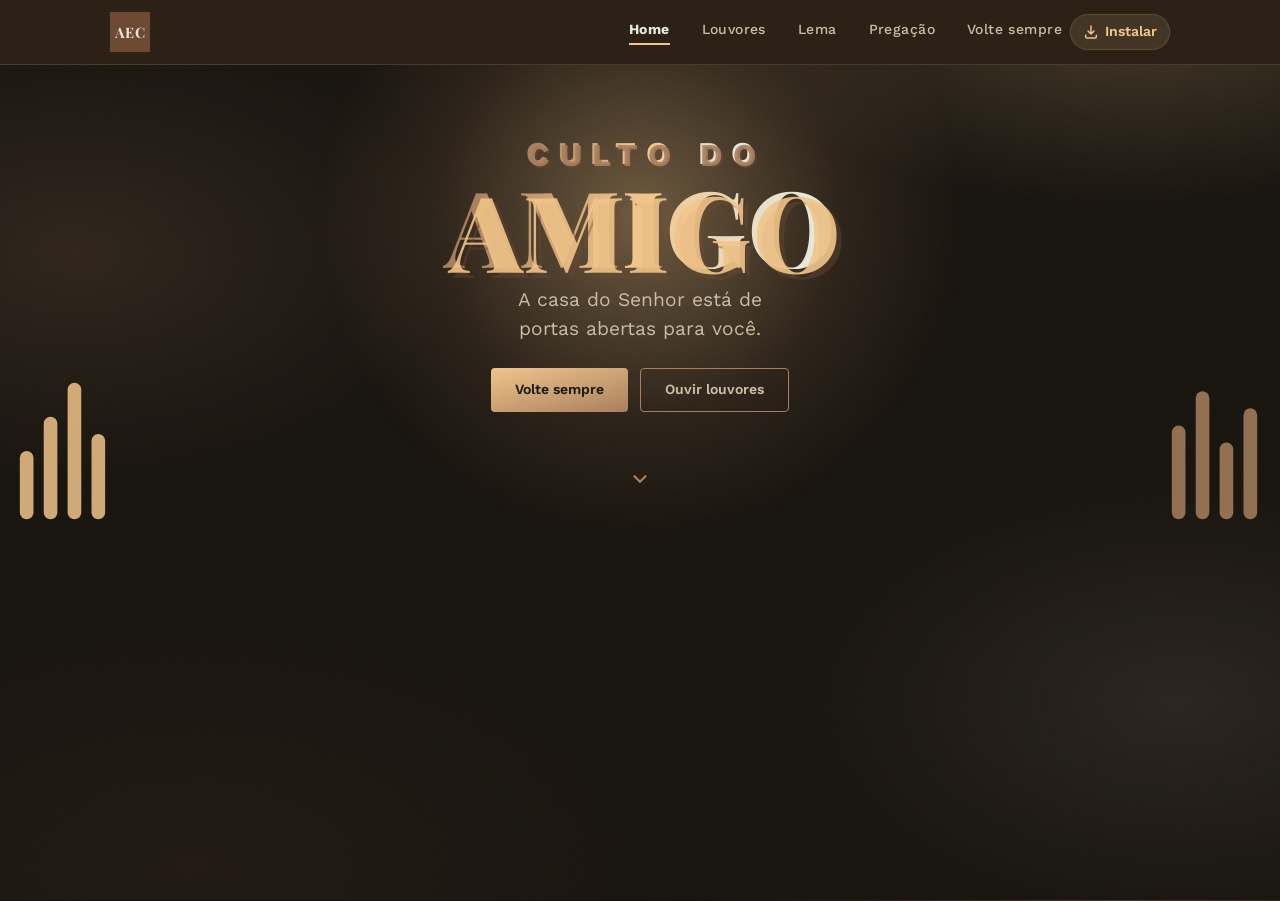
<file: index.html>
<!DOCTYPE html>
<html lang="pt-BR">
<head>
  <meta charset="UTF-8">
  <meta name="viewport" content="width=device-width, initial-scale=1.0">
  <title>Culto do Amigo — AEC</title>
  <meta name="description" content="Culto do Amigo — AEC: ouça os louvores, leia o lema e a mensagem da pregação, e veja os horários dos nossos cultos. A casa do Senhor está de portas abertas para você.">
  <link rel="canonical" href="https://culto-do-amigo.vercel.app/">
  <meta property="og:type" content="website">
  <meta property="og:site_name" content="Culto do Amigo — AEC">
  <meta property="og:locale" content="pt_BR">
  <meta property="og:title" content="Culto do Amigo — AEC">
  <meta property="og:description" content="Culto do Amigo — AEC: ouça os louvores, leia o lema e a mensagem da pregação, e veja os horários dos nossos cultos. A casa do Senhor está de portas abertas para você.">
  <meta property="og:url" content="https://culto-do-amigo.vercel.app/">
  <meta property="og:image" content="https://culto-do-amigo.vercel.app/assets/img/og/og-culto-do-amigo.jpg">
  <meta property="og:image:width" content="1200">
  <meta property="og:image:height" content="630">
  <meta property="og:image:alt" content="Culto do Amigo — AEC: louvores, lema, pregação e convite">
  <meta name="twitter:card" content="summary_large_image">
  <link rel="stylesheet" href="css/style.css">
  <link rel="stylesheet" href="css/paginas/proximo-culto.css">
  <link rel="manifest" href="/manifest.webmanifest">
  <link rel="icon" href="/assets/icons/icon-32.png">
  <link rel="apple-touch-icon" href="/assets/icons/apple-touch-icon.png">
  <meta name="theme-color" content="#15110B">
</head>
<body data-page="index">

  <header class="site-header">
    <div class="header-inner">
      <a href="index.html" class="logo">AEC</a>
      <nav class="main-nav" aria-label="Navegação principal">
        <ul id="nav-list" class="nav-list">
          <li><a href="index.html" data-page="index">Home</a></li>
          <li><a href="louvores.html" data-page="louvores">Louvores</a></li>
          <li><a href="tema.html" data-page="tema">Lema</a></li>
          <li><a href="pregacao.html" data-page="pregacao">Pregação</a></li>
          <li><a href="convite.html" data-page="convite">Volte sempre</a></li>
        </ul>
      </nav>
    </div>
  </header>

  <main>
    <section class="hero reveal">
      <div class="ornament ornament-left tone-gold motif-wave" aria-hidden="true">
        <svg viewBox="0 0 60 140" fill="currentColor">
          <rect class="wave-bar" x="4" y="70" width="8" height="40" rx="4"/>
          <rect class="wave-bar" x="18" y="50" width="8" height="60" rx="4" style="animation-delay:.15s"/>
          <rect class="wave-bar" x="32" y="30" width="8" height="80" rx="4" style="animation-delay:.3s"/>
          <rect class="wave-bar" x="46" y="60" width="8" height="50" rx="4" style="animation-delay:.45s"/>
        </svg>
      </div>
      <div class="ornament ornament-right tone-terracotta motif-wave" aria-hidden="true">
        <svg viewBox="0 0 60 140" fill="currentColor">
          <rect class="wave-bar" x="4" y="55" width="8" height="55" rx="4" style="animation-delay:.6s"/>
          <rect class="wave-bar" x="18" y="35" width="8" height="75" rx="4" style="animation-delay:.75s"/>
          <rect class="wave-bar" x="32" y="65" width="8" height="45" rx="4" style="animation-delay:.9s"/>
          <rect class="wave-bar" x="46" y="45" width="8" height="65" rx="4" style="animation-delay:1.05s"/>
        </svg>
      </div>
      <div class="hero-title container reveal-child">
        <span class="overlay" id="home-hero-overlay">CULTO DO</span>
        <span class="big" id="home-hero-title">AMIGO</span>
        <p class="hero-tagline" id="home-hero-tagline"></p>
        <div class="hero-cta">
          <a class="btn btn-primary" href="convite.html">Volte sempre</a>
          <a class="btn btn-outline" href="louvores.html">Ouvir louvores</a>
        </div>
      </div>
      <a class="hero-scroll-cue" href="#home-louvores-heading" aria-label="Rolar para Louvores">
        <svg width="22" height="22" viewBox="0 0 24 24" fill="none" stroke="currentColor" stroke-width="2.5" stroke-linecap="round" stroke-linejoin="round" aria-hidden="true"><path d="M6 9l6 6 6-6"/></svg>
      </a>
    </section>

    <section class="section band-warm reveal" aria-labelledby="home-louvores-heading">
      <div class="ornament ornament-left tone-mauve" aria-hidden="true">
        <svg viewBox="0 0 110 100" fill="none" stroke="currentColor" stroke-width="2">
          <line x1="0" y1="14" x2="110" y2="14"/>
          <line x1="0" y1="30" x2="110" y2="30"/>
          <line x1="0" y1="46" x2="110" y2="46"/>
          <line x1="0" y1="62" x2="110" y2="62"/>
          <line x1="0" y1="78" x2="110" y2="78"/>
          <g fill="currentColor" stroke="none">
            <ellipse cx="28" cy="78" rx="8" ry="5.5" transform="rotate(-16 28 78)"/>
            <rect x="34.5" y="24" width="2.6" height="54"/>
            <path d="M37 24c11 0 15 7 13 15-2-6-7-10-13-10z"/>
          </g>
        </svg>
      </div>
      <div class="ornament ornament-right tone-terracotta" aria-hidden="true">
        <svg viewBox="0 0 110 100" fill="none" stroke="currentColor" stroke-width="2">
          <line x1="0" y1="18" x2="110" y2="18"/>
          <line x1="0" y1="34" x2="110" y2="34"/>
          <line x1="0" y1="50" x2="110" y2="50"/>
          <line x1="0" y1="66" x2="110" y2="66"/>
          <line x1="0" y1="82" x2="110" y2="82"/>
          <g fill="currentColor" stroke="none">
            <ellipse cx="72" cy="50" rx="8" ry="5.5" transform="rotate(-16 72 50)"/>
            <rect x="78.5" y="12" width="2.6" height="38"/>
            <ellipse cx="38" cy="82" rx="7" ry="5" transform="rotate(-16 38 82)"/>
            <rect x="44.3" y="34" width="2.5" height="48"/>
            <path d="M46.8 34c10 0 14 6 12 14-2-6-6-9-12-9z"/>
          </g>
        </svg>
      </div>
      <div class="container">
        <div class="panel-dark reveal-child">
          <p class="panel-dark__title" id="home-louvores-heading">LOUVORES</p>
          <div class="carousel-wrap">
            <button type="button" class="carousel-nav-btn prev" aria-label="Louvores anteriores">
              <svg width="18" height="18" viewBox="0 0 24 24" fill="none" stroke="currentColor" stroke-width="2" aria-hidden="true"><path d="M15 18l-6-6 6-6"/></svg>
            </button>
            <div class="carousel" id="home-carousel-track"></div>
            <button type="button" class="carousel-nav-btn next" aria-label="Próximos louvores">
              <svg width="18" height="18" viewBox="0 0 24 24" fill="none" stroke="currentColor" stroke-width="2" aria-hidden="true"><path d="M9 18l6-6-6-6"/></svg>
            </button>
          </div>
        </div>
        <p class="carousel-panel-foot reveal-child">
          <a class="link-more" href="louvores.html">Ver todos os louvores →</a>
        </p>
      </div>
    </section>

    <div class="wave-full tone-terracotta" aria-hidden="true">
      <svg viewBox="0 0 1440 70" preserveAspectRatio="none">
        <path d="M0,35 C240,70 480,0 720,25 C960,50 1200,70 1440,30 L1440,70 L0,70 Z"></path>
      </svg>
    </div>

    <section class="section reveal" aria-labelledby="home-lema-heading">
      <div class="ornament ornament-left tone-terracotta" aria-hidden="true">
        <svg viewBox="0 0 100 100" fill="none" stroke="currentColor" stroke-width="2.5">
          <circle cx="50" cy="50" r="34"/>
          <circle cx="50" cy="50" r="24"/>
          <path d="M50 36v28M36 50h28" stroke-linecap="round"/>
        </svg>
      </div>
      <div class="ornament ornament-right tone-mauve" aria-hidden="true">
        <svg viewBox="0 0 100 130" fill="none" stroke="currentColor" stroke-width="2.5">
          <circle cx="50" cy="46" r="30"/>
          <circle cx="50" cy="46" r="21"/>
          <path d="M50 34v24M38 46h24" stroke-linecap="round"/>
          <path d="M50 80v30" stroke-dasharray="3 5" opacity=".6"/>
        </svg>
      </div>
      <span class="section-watermark" aria-hidden="true">amigo</span>
      <div class="container">
        <div class="section-head reveal-child">
          <h2 class="script-title" id="home-lema-heading">Lema</h2>
        </div>
        <div class="content-narrow reveal-child">
          <p id="home-lema-frase"></p>
          <a class="link-more" href="tema.html">Ler mais →</a>
        </div>
      </div>
    </section>

    <div class="wave-full tone-gold" aria-hidden="true">
      <svg viewBox="0 0 1440 70" preserveAspectRatio="none">
        <path d="M0,30 C240,0 480,70 720,40 C960,10 1200,45 1440,20 L1440,70 L0,70 Z"></path>
      </svg>
    </div>

    <section class="section band-warm reveal" aria-labelledby="home-pregacao-heading">
      <div class="ornament ornament-left tone-brown" aria-hidden="true">
        <svg viewBox="0 0 110 100" fill="none" stroke="currentColor" stroke-width="2.5" stroke-linecap="round" stroke-linejoin="round">
          <path d="M10 30c14-6 24-6 35 2v50c-11-8-21-8-35-2z"/>
          <path d="M45 32c11-8 21-8 35-2v50c-14-6-24-6-35 2z"/>
          <path d="M26 6l4 10M45 2v11M64 6l-4 10" opacity=".7"/>
        </svg>
      </div>
      <div class="ornament ornament-right tone-terracotta" aria-hidden="true">
        <svg viewBox="0 0 90 120" fill="none" stroke="currentColor" stroke-width="2.5" stroke-linecap="round">
          <path d="M45 10v18M45 92v18M10 60h18M72 60h18M22 27l13 13M68 93l-13-13M22 93l13-13M68 27l-13 13" opacity=".55"/>
          <circle cx="45" cy="60" r="16"/>
        </svg>
      </div>
      <div class="container">
        <div class="section-head reveal-child">
          <h2 class="script-title" id="home-pregacao-heading">Versículo</h2>
        </div>
        <div class="paper-block content-narrow reveal-child">
          <span class="quote-mark" aria-hidden="true">&ldquo;</span>
          <p class="verse" id="home-pregacao-versiculo"></p>
          <span class="reference" id="home-pregacao-referencia"></span>
        </div>
        <p class="carousel-panel-foot reveal-child">
          <a class="link-more" href="pregacao.html">Ler mais →</a>
        </p>
      </div>
    </section>

    <div class="wave-full tone-ink" aria-hidden="true">
      <svg viewBox="0 0 1440 70" preserveAspectRatio="none">
        <path d="M0,20 C240,55 480,10 720,35 C960,60 1200,15 1440,40 L1440,70 L0,70 Z"></path>
      </svg>
    </div>

    <section class="section band-ink reveal" aria-labelledby="home-convite-heading">
      <div class="ornament ornament-left tone-gold" aria-hidden="true">
        <svg viewBox="0 0 90 150" fill="currentColor" stroke="none">
          <path d="M22 18l3.5 9 9 3.5-9 3.5-3.5 9-3.5-9-9-3.5 9-3.5z"/>
          <path d="M62 55l2.5 6 6 2.5-6 2.5-2.5 6-2.5-6-6-2.5 6-2.5z" opacity=".85"/>
          <path d="M32 100l4.5 11 11 4.5-11 4.5-4.5 11-4.5-11-11-4.5 11-4.5z"/>
          <circle cx="70" cy="118" r="3.5"/>
        </svg>
      </div>
      <div class="ornament ornament-right tone-gold" aria-hidden="true">
        <svg viewBox="0 0 90 150" fill="currentColor" stroke="none">
          <path d="M60 14l3 7.5 7.5 3-7.5 3-3 7.5-3-7.5-7.5-3 7.5-3z" opacity=".85"/>
          <path d="M26 58l4.5 11 11 4.5-11 4.5-4.5 11-4.5-11-11-4.5 11-4.5z"/>
          <path d="M66 108l2.5 6 6 2.5-6 2.5-2.5 6-2.5-6-6-2.5 6-2.5z"/>
          <circle cx="24" cy="24" r="3"/>
        </svg>
      </div>
      <div class="container">
        <div class="section-head reveal-child">
          <h2 class="script-title" id="home-convite-heading">Volte sempre</h2>
        </div>
        <div class="content-narrow reveal-child">
          <p id="home-convite-texto"></p>
          <div class="proximo-culto" data-proximo-culto hidden>
          <p class="proximo-culto__rotulo">Próximo culto</p>
          <p class="proximo-culto__quando" data-pc-quando></p>
          <p class="proximo-culto__detalhe" data-pc-detalhe></p>
          <button type="button" class="btn btn-outline proximo-culto__agenda" data-pc-agenda>Adicionar à agenda</button>
          <p class="proximo-culto__aviso" data-pc-aviso aria-live="polite"></p>
        </div>
          <a class="link-more" href="convite.html">Ler mais →</a>
        </div>
      </div>
    </section>

    <footer class="site-footer">
      <p>AEC — Culto do Amigo</p>
    </footer>
  </main>

  <nav class="bottom-nav" aria-label="Navegação principal">
    <a href="index.html" data-page="index" class="bottom-nav__item">
      <svg width="22" height="22" viewBox="0 0 24 24" fill="none" stroke="currentColor" stroke-width="2" stroke-linecap="round" stroke-linejoin="round" aria-hidden="true"><path d="M3 11l9-7 9 7"/><path d="M5 10v9a1 1 0 0 0 1 1h4v-6h4v6h4a1 1 0 0 0 1-1v-9"/></svg>
      <span>Início</span>
    </a>
    <a href="louvores.html" data-page="louvores" class="bottom-nav__item">
      <svg width="22" height="22" viewBox="0 0 24 24" fill="none" stroke="currentColor" stroke-width="2" aria-hidden="true"><circle cx="12" cy="12" r="9"/><circle cx="12" cy="12" r="3.2"/><circle cx="12" cy="12" r="0.8" fill="currentColor" stroke="none"/></svg>
      <span>Louvores</span>
    </a>
    <a href="tema.html" data-page="tema" class="bottom-nav__item">
      <svg width="22" height="22" viewBox="0 0 24 24" fill="none" stroke="currentColor" stroke-width="2" stroke-linecap="round" aria-hidden="true"><circle cx="12" cy="12" r="8.5"/><circle cx="12" cy="12" r="5.5"/><path d="M12 9v6M9 12h6"/></svg>
      <span>Lema</span>
    </a>
    <a href="pregacao.html" data-page="pregacao" class="bottom-nav__item">
      <svg width="22" height="22" viewBox="0 0 24 24" fill="none" stroke="currentColor" stroke-width="2" stroke-linecap="round" stroke-linejoin="round" aria-hidden="true"><path d="M4 6c3-1.5 5-1.5 8 .5v11c-3-2-5-2-8-.5z"/><path d="M20 6c-3-1.5-5-1.5-8 .5v11c3-2 5-2 8-.5z"/></svg>
      <span>Pregação</span>
    </a>
    <a href="convite.html" data-page="convite" class="bottom-nav__item">
      <svg width="22" height="22" viewBox="0 0 24 24" fill="none" stroke="currentColor" stroke-width="2" stroke-linecap="round" stroke-linejoin="round" aria-hidden="true"><path d="M12 20s-7-4.35-9.5-8.5C.8 8 2 4.5 5.5 4c2-.3 3.8.7 4.5 2.3C10.7 4.7 12.5 3.7 14.5 4c3.5.5 4.7 4 3 7.5C19.5 15.65 12 20 12 20z"/></svg>
      <span>Volte sempre</span>
    </a>
  </nav>

  <script src="js/nucleo/nav.js" defer></script>
  <script src="js/nucleo/pwa.js" defer></script>
  <script src="js/nucleo/reveal.js" defer></script>
  <script type="module" src="js/paginas/proximo-culto.js"></script>
  <script type="module" src="js/paginas/home.js"></script>
</body>
</html>
</file>
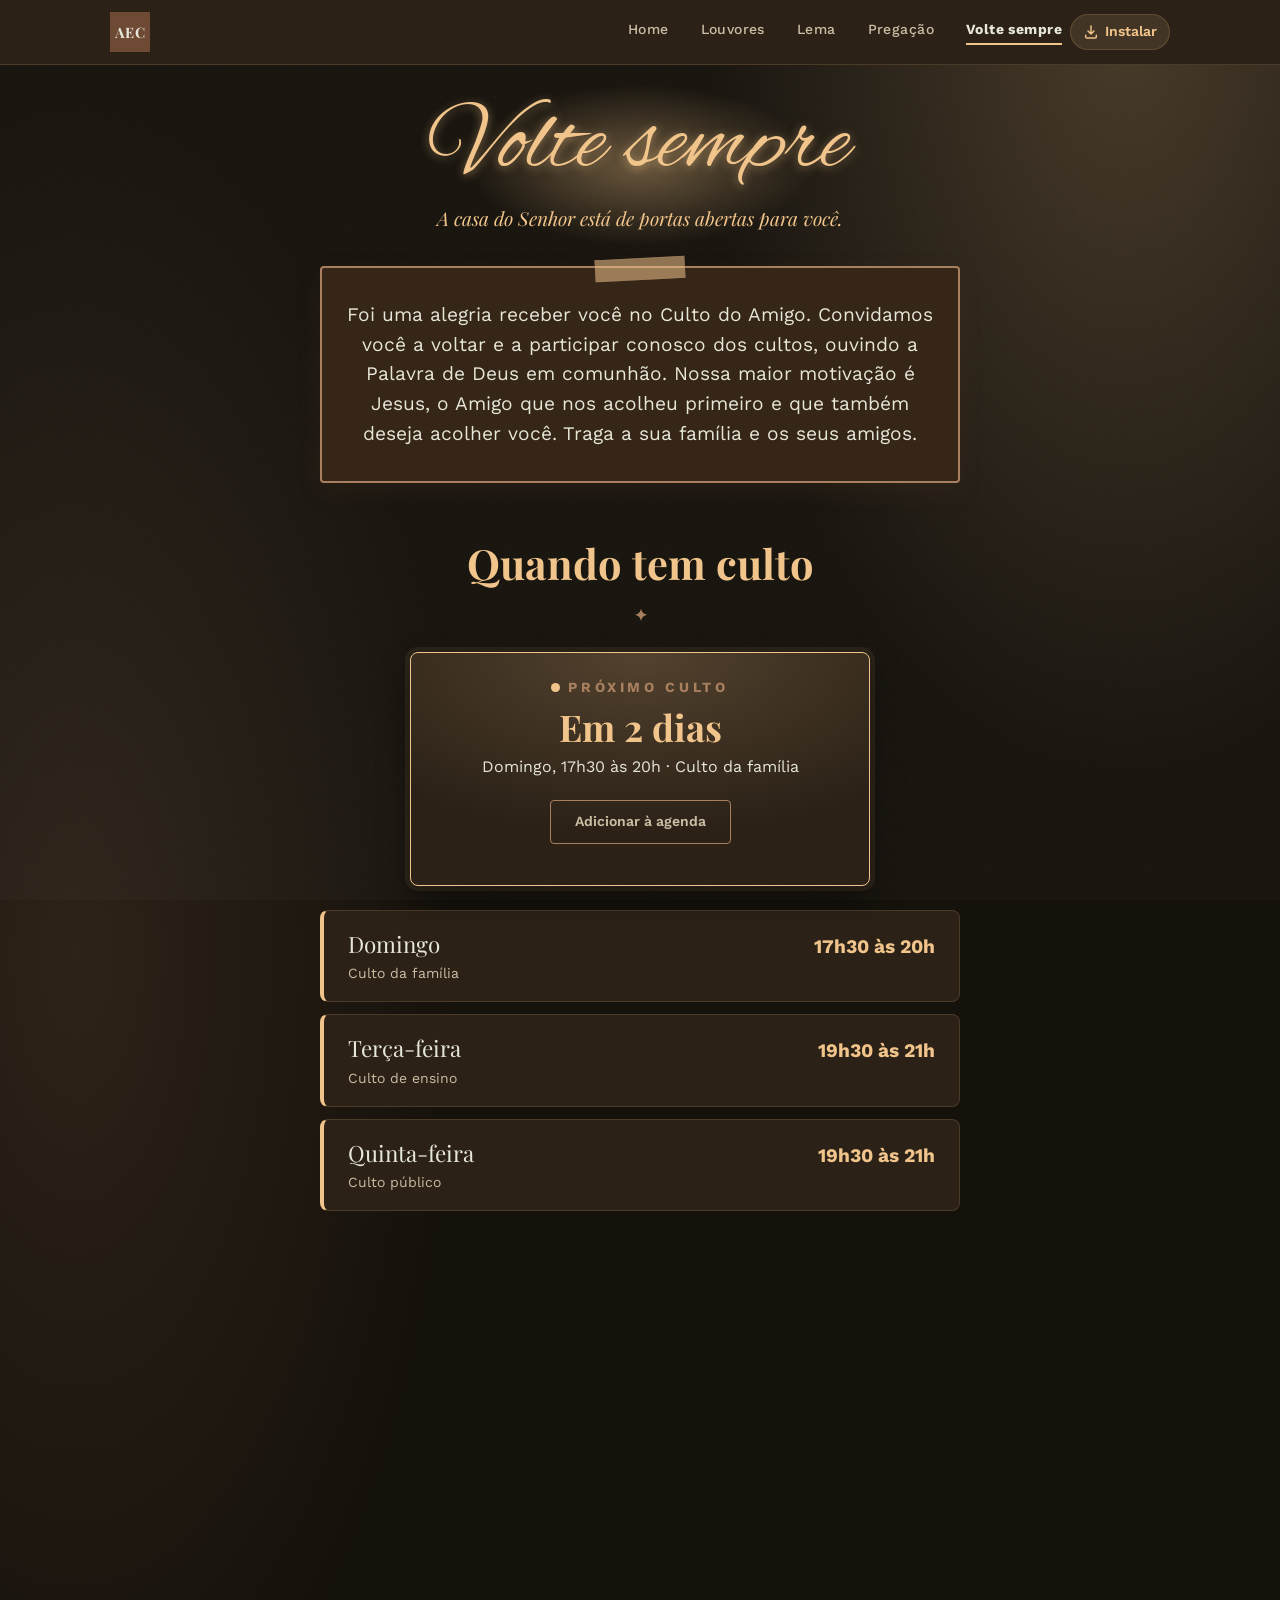
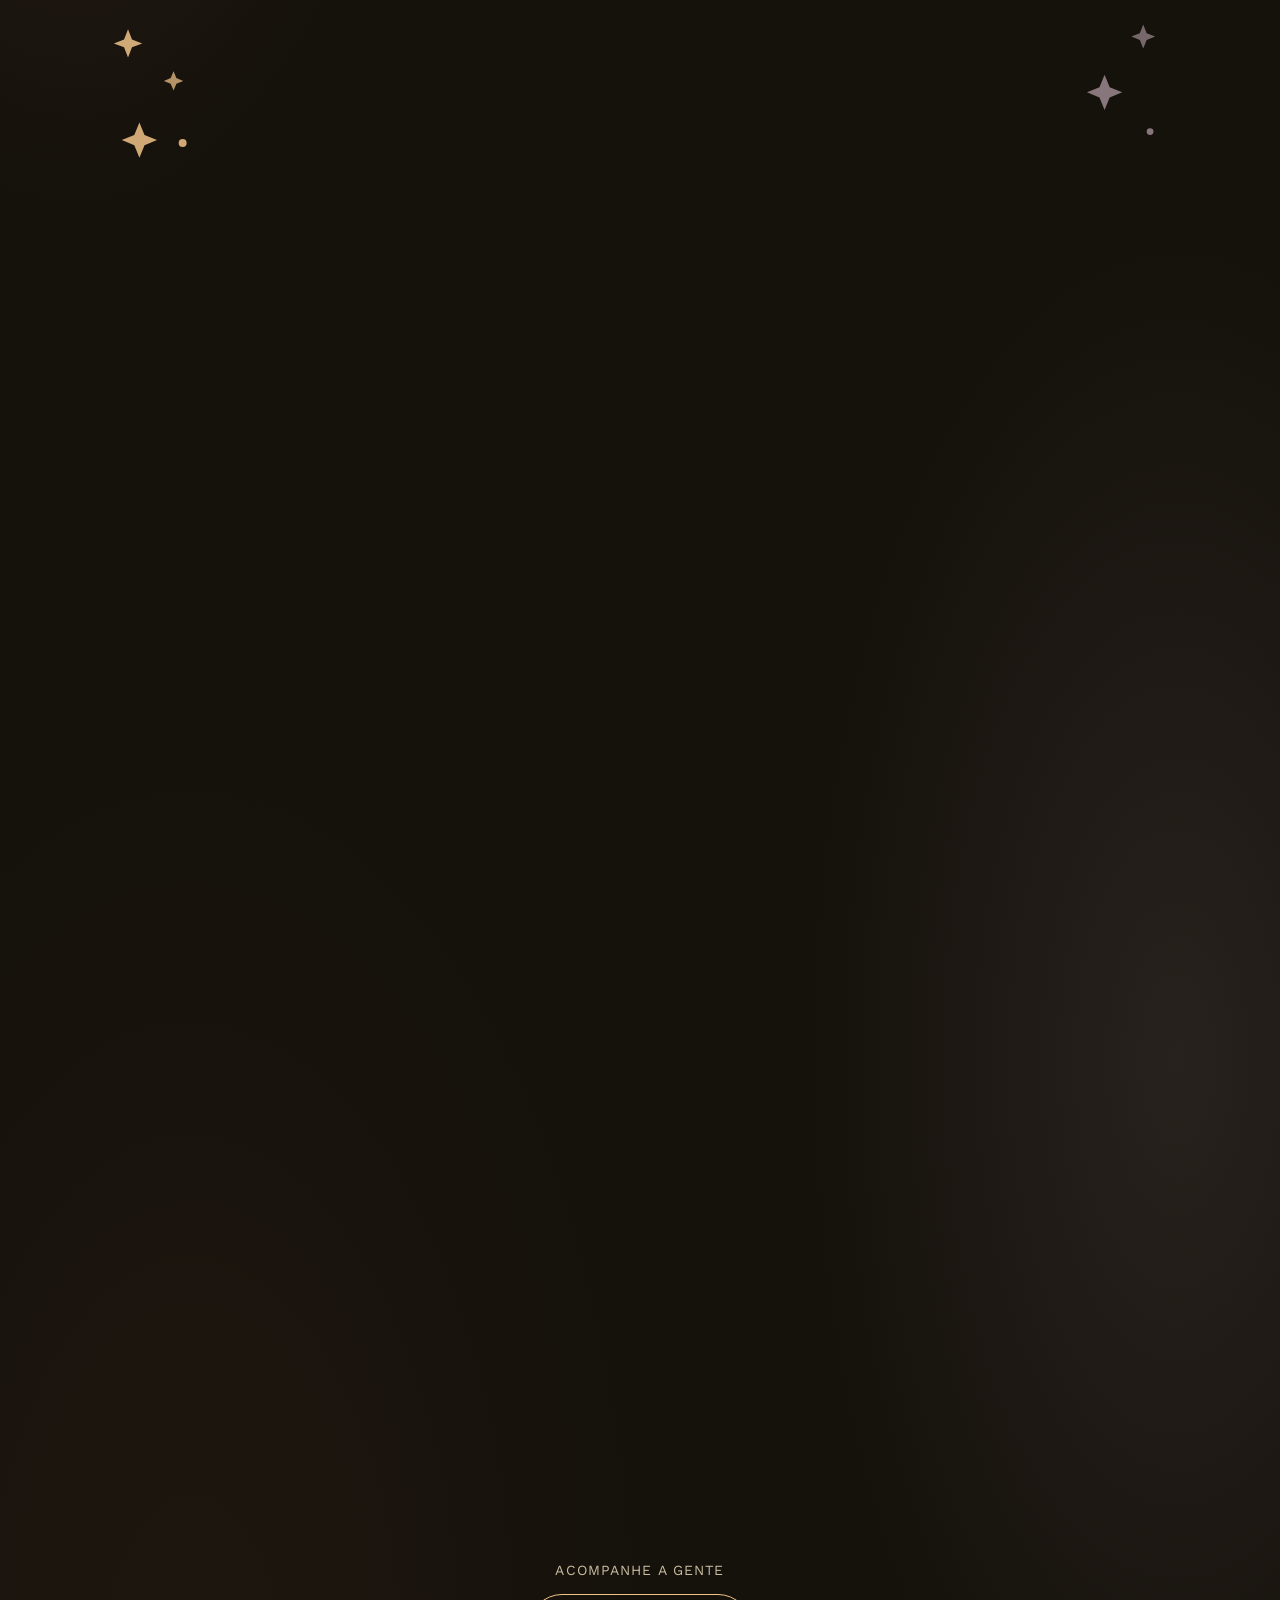
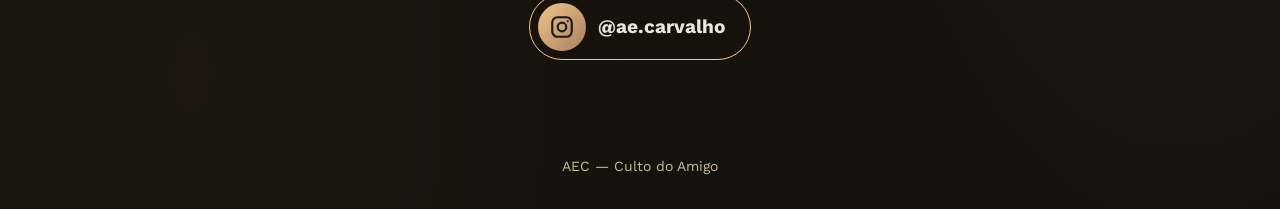
<file: convite.html>
<!DOCTYPE html>
<html lang="pt-BR">
<head>
  <meta charset="UTF-8">
  <meta name="viewport" content="width=device-width, initial-scale=1.0">
  <title>Volte sempre — AEC</title>
  <meta name="description" content="Os horários dos cultos da AEC, fotos da nossa congregação, como chegar e um convite para voltar. A casa do Senhor está de portas abertas para você.">
  <link rel="canonical" href="https://culto-do-amigo.vercel.app/convite.html">
  <meta property="og:type" content="website">
  <meta property="og:site_name" content="Culto do Amigo — AEC">
  <meta property="og:locale" content="pt_BR">
  <meta property="og:title" content="Volte sempre — AEC">
  <meta property="og:description" content="Os horários dos cultos da AEC, fotos da nossa congregação, como chegar e um convite para voltar. A casa do Senhor está de portas abertas para você.">
  <meta property="og:url" content="https://culto-do-amigo.vercel.app/convite.html">
  <meta property="og:image" content="https://culto-do-amigo.vercel.app/assets/img/og/og-culto-do-amigo.jpg">
  <meta property="og:image:width" content="1200">
  <meta property="og:image:height" content="630">
  <meta property="og:image:alt" content="Culto do Amigo — AEC: louvores, lema, pregação e convite">
  <meta name="twitter:card" content="summary_large_image">
  <link rel="stylesheet" href="css/style.css">
  <link rel="stylesheet" href="css/paginas/proximo-culto.css">
  <link rel="stylesheet" href="css/paginas/convite.css">
  <link rel="manifest" href="/manifest.webmanifest">
  <link rel="icon" href="/assets/icons/icon-32.png">
  <link rel="apple-touch-icon" href="/assets/icons/apple-touch-icon.png">
  <meta name="theme-color" content="#15110B">
</head>
<body data-page="convite">

  <header class="site-header">
    <div class="header-inner">
      <a href="index.html" class="logo">AEC</a>
      <nav class="main-nav" aria-label="Navegação principal">
        <ul id="nav-list" class="nav-list">
          <li><a href="index.html" data-page="index">Home</a></li>
          <li><a href="louvores.html" data-page="louvores">Louvores</a></li>
          <li><a href="tema.html" data-page="tema">Lema</a></li>
          <li><a href="pregacao.html" data-page="pregacao">Pregação</a></li>
          <li><a href="convite.html" data-page="convite">Volte sempre</a></li>
        </ul>
      </nav>
    </div>
  </header>

  <main class="container convite-page">
    <div class="ornament ornament-left tone-gold" aria-hidden="true">
      <svg viewBox="0 0 90 150" fill="currentColor" stroke="none" class="spin-slow">
        <path d="M22 18l3.5 9 9 3.5-9 3.5-3.5 9-3.5-9-9-3.5 9-3.5z"/>
        <path d="M62 55l2.5 6 6 2.5-6 2.5-2.5 6-2.5-6-6-2.5 6-2.5z" opacity=".85"/>
        <path d="M32 100l4.5 11 11 4.5-11 4.5-4.5 11-4.5-11-11-4.5 11-4.5z"/>
        <circle cx="70" cy="118" r="3.5"/>
      </svg>
    </div>
    <div class="ornament ornament-right tone-mauve" aria-hidden="true">
      <svg viewBox="0 0 90 150" fill="currentColor" stroke="none">
        <path class="twinkle" d="M60 14l3 7.5 7.5 3-7.5 3-3 7.5-3-7.5-7.5-3 7.5-3z" opacity=".85"/>
        <path class="twinkle t2" d="M26 58l4.5 11 11 4.5-11 4.5-4.5 11-4.5-11-11-4.5 11-4.5z"/>
        <circle class="twinkle t3" cx="66" cy="108" r="3"/>
      </svg>
    </div>

    <div class="section-head reveal">
      <h1 class="script-title lg" id="convite-titulo">Volte sempre</h1>
      <p class="convite-frase" id="convite-frase"></p>
    </div>

    <div class="paper-block content-narrow reveal">
      <p id="convite-texto"></p>
    </div>

    <section class="convite-sec reveal" aria-labelledby="convite-horarios-h">
      <h2 class="convite-h2" id="convite-horarios-h"></h2>
      <div class="proximo-culto" data-proximo-culto hidden>
        <p class="proximo-culto__rotulo">Próximo culto</p>
        <p class="proximo-culto__quando" data-pc-quando></p>
        <p class="proximo-culto__detalhe" data-pc-detalhe></p>
        <button type="button" class="btn btn-outline proximo-culto__agenda" data-pc-agenda>Adicionar à agenda</button>
        <p class="proximo-culto__aviso" data-pc-aviso aria-live="polite"></p>
      </div>
      <ul class="horarios" id="convite-horarios"></ul>
      <p class="horarios-aviso" id="convite-horarios-aviso" hidden></p>
    </section>

    <section class="convite-sec reveal" aria-labelledby="convite-grupos-h">
      <h2 class="convite-h2" id="convite-grupos-h"></h2>
      <p class="convite-sub" id="convite-grupos-sub"></p>
      <div class="carrossel" id="carrossel-grupos" data-fonte="grupos" data-nome="Fotos dos nossos grupos"></div>
    </section>

    <section class="convite-sec reveal" aria-labelledby="convite-igreja-h">
      <h2 class="convite-h2" id="convite-igreja-h"></h2>
      <p class="convite-sub" id="convite-igreja-sub"></p>
      <div class="carrossel" id="carrossel-igreja" data-fonte="igreja" data-nome="Fotos da nossa igreja e momentos"></div>
    </section>

    <section class="convite-sec reveal" aria-labelledby="convite-mapa-h">
      <h2 class="convite-h2" id="convite-mapa-h"></h2>
      <div class="mapa" id="convite-mapa">
        <div class="mapa__fallback">
          <svg width="34" height="34" viewBox="0 0 24 24" fill="none" stroke="currentColor" stroke-width="1.8" stroke-linecap="round" stroke-linejoin="round" aria-hidden="true"><path d="M12 21s-7-6.2-7-11.5A7 7 0 0 1 19 9.5C19 14.8 12 21 12 21z"/><circle cx="12" cy="9.5" r="2.5"/></svg>
          <p class="endereco-text" id="convite-mapa-endereco"></p>
          <p class="mapa__nota">O mapa aparece quando você estiver online.</p>
        </div>
        <a class="mapa__pin" id="convite-maps-pin" href="#" target="_blank" rel="noopener" aria-label="Abrir a localização da AEC no Google Maps">
          <svg width="26" height="26" viewBox="0 0 24 24" fill="none" stroke="currentColor" stroke-width="2" stroke-linecap="round" stroke-linejoin="round" aria-hidden="true"><path d="M12 21s-7-6.2-7-11.5A7 7 0 0 1 19 9.5C19 14.8 12 21 12 21z"/><circle cx="12" cy="9.5" r="2.5"/></svg>
          <span>Abrir no Maps</span>
        </a>
        <iframe id="convite-mapa-iframe" class="mapa__iframe" title="Mapa do Google Maps com a localização da AEC" loading="lazy" referrerpolicy="no-referrer-when-downgrade" allowfullscreen></iframe>
      </div>
    </section>

    <div class="ticket-block reveal">
      <div class="ticket-block__top">
        <p class="endereco-text" id="convite-endereco"></p>
      </div>
      <div class="ticket-block__divider" aria-hidden="true"></div>
      <div class="ticket-block__actions">
        <a class="btn btn-outline" id="convite-maps-link" href="#" target="_blank" rel="noopener">Como chegar</a>
        <a class="btn btn-whatsapp" id="convite-whatsapp-link" href="#" target="_blank" rel="noopener">Traga um amigo</a>
      </div>
    </div>

    <div class="social-block">
      <p class="social-block__label">Acompanhe a gente</p>
      <a class="social-link" id="convite-instagram-link" href="#" target="_blank" rel="noopener" aria-label="Abrir o Instagram da igreja">
        <span class="social-link__icon" aria-hidden="true">
          <svg width="26" height="26" viewBox="0 0 24 24" fill="none" stroke="currentColor" stroke-width="2" stroke-linecap="round" stroke-linejoin="round"><rect x="3" y="3" width="18" height="18" rx="5"/><circle cx="12" cy="12" r="4"/><circle cx="17.3" cy="6.7" r="1" fill="currentColor" stroke="none"/></svg>
        </span>
        <span class="social-link__handle" id="convite-instagram-handle"></span>
      </a>
    </div>
  </main>

  <footer class="site-footer">
    <p>AEC — Culto do Amigo</p>
  </footer>

  <nav class="bottom-nav" aria-label="Navegação principal">
    <a href="index.html" data-page="index" class="bottom-nav__item">
      <svg width="22" height="22" viewBox="0 0 24 24" fill="none" stroke="currentColor" stroke-width="2" stroke-linecap="round" stroke-linejoin="round" aria-hidden="true"><path d="M3 11l9-7 9 7"/><path d="M5 10v9a1 1 0 0 0 1 1h4v-6h4v6h4a1 1 0 0 0 1-1v-9"/></svg>
      <span>Início</span>
    </a>
    <a href="louvores.html" data-page="louvores" class="bottom-nav__item">
      <svg width="22" height="22" viewBox="0 0 24 24" fill="none" stroke="currentColor" stroke-width="2" aria-hidden="true"><circle cx="12" cy="12" r="9"/><circle cx="12" cy="12" r="3.2"/><circle cx="12" cy="12" r="0.8" fill="currentColor" stroke="none"/></svg>
      <span>Louvores</span>
    </a>
    <a href="tema.html" data-page="tema" class="bottom-nav__item">
      <svg width="22" height="22" viewBox="0 0 24 24" fill="none" stroke="currentColor" stroke-width="2" stroke-linecap="round" aria-hidden="true"><circle cx="12" cy="12" r="8.5"/><circle cx="12" cy="12" r="5.5"/><path d="M12 9v6M9 12h6"/></svg>
      <span>Lema</span>
    </a>
    <a href="pregacao.html" data-page="pregacao" class="bottom-nav__item">
      <svg width="22" height="22" viewBox="0 0 24 24" fill="none" stroke="currentColor" stroke-width="2" stroke-linecap="round" stroke-linejoin="round" aria-hidden="true"><path d="M4 6c3-1.5 5-1.5 8 .5v11c-3-2-5-2-8-.5z"/><path d="M20 6c-3-1.5-5-1.5-8 .5v11c3-2 5-2 8-.5z"/></svg>
      <span>Pregação</span>
    </a>
    <a href="convite.html" data-page="convite" class="bottom-nav__item">
      <svg width="22" height="22" viewBox="0 0 24 24" fill="none" stroke="currentColor" stroke-width="2" stroke-linecap="round" stroke-linejoin="round" aria-hidden="true"><path d="M12 20s-7-4.35-9.5-8.5C.8 8 2 4.5 5.5 4c2-.3 3.8.7 4.5 2.3C10.7 4.7 12.5 3.7 14.5 4c3.5.5 4.7 4 3 7.5C19.5 15.65 12 20 12 20z"/></svg>
      <span>Volte sempre</span>
    </a>
  </nav>

  <script src="js/nucleo/nav.js" defer></script>
  <script src="js/nucleo/pwa.js" defer></script>
  <script src="js/nucleo/reveal.js" defer></script>
  <script type="module" src="js/paginas/proximo-culto.js"></script>
  <script type="module" src="js/paginas/pagina-conteudo.js"></script>
  <script type="module" src="js/paginas/convite-carrossel.js"></script>
</body>
</html>
</file>
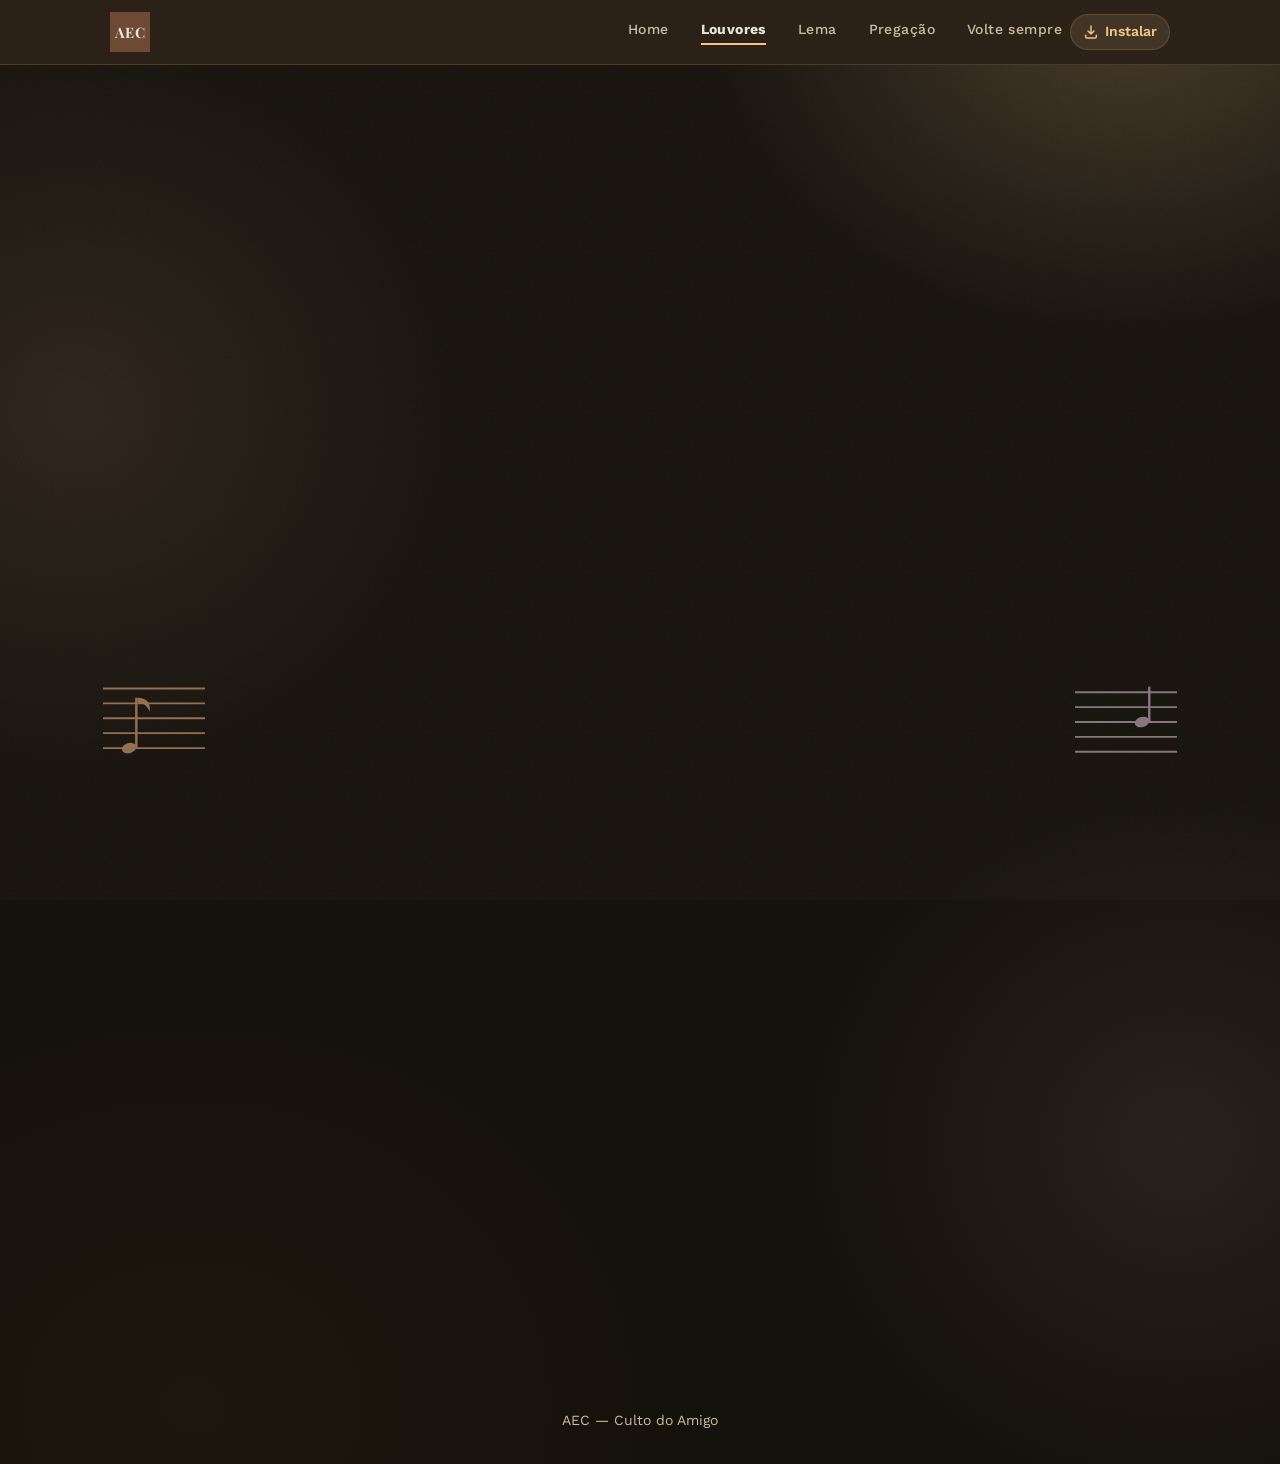
<file: louvores.html>
<!DOCTYPE html>
<html lang="pt-BR">
<head>
  <meta charset="UTF-8">
  <meta name="viewport" content="width=device-width, initial-scale=1.0">
  <title>Louvores — Culto do Amigo</title>
  <meta name="description" content="Ouça os louvores preparados para o Culto do Amigo: Harpa, Crianças, Irmãs, Jovens e Adolescentes, Coral.">
  <link rel="canonical" href="https://culto-do-amigo.vercel.app/louvores.html">
  <meta property="og:type" content="website">
  <meta property="og:site_name" content="Culto do Amigo — AEC">
  <meta property="og:locale" content="pt_BR">
  <meta property="og:title" content="Louvores — Culto do Amigo">
  <meta property="og:description" content="Ouça os louvores preparados para o Culto do Amigo: Harpa, Crianças, Irmãs, Jovens e Adolescentes, Coral.">
  <meta property="og:url" content="https://culto-do-amigo.vercel.app/louvores.html">
  <meta property="og:image" content="https://culto-do-amigo.vercel.app/assets/img/og/og-culto-do-amigo.jpg">
  <meta property="og:image:width" content="1200">
  <meta property="og:image:height" content="630">
  <meta property="og:image:alt" content="Culto do Amigo — AEC: louvores, lema, pregação e convite">
  <meta name="twitter:card" content="summary_large_image">
  <link rel="stylesheet" href="css/style.css">
  <link rel="manifest" href="/manifest.webmanifest">
  <link rel="icon" href="/assets/icons/icon-32.png">
  <link rel="apple-touch-icon" href="/assets/icons/apple-touch-icon.png">
  <meta name="theme-color" content="#15110B">
</head>
<body data-page="louvores">

  <header class="site-header">
    <div class="header-inner">
      <a href="index.html" class="logo">AEC</a>
      <nav class="main-nav" aria-label="Navegação principal">
        <ul id="nav-list" class="nav-list">
          <li><a href="index.html" data-page="index">Home</a></li>
          <li><a href="louvores.html" data-page="louvores">Louvores</a></li>
          <li><a href="tema.html" data-page="tema">Lema</a></li>
          <li><a href="pregacao.html" data-page="pregacao">Pregação</a></li>
          <li><a href="convite.html" data-page="convite">Volte sempre</a></li>
        </ul>
      </nav>
    </div>
  </header>

  <main class="container">
    <div class="ornament ornament-left tone-terracotta" aria-hidden="true">
      <svg viewBox="0 0 110 100" fill="none" stroke="currentColor" stroke-width="2">
        <line x1="0" y1="14" x2="110" y2="14"/>
        <line x1="0" y1="30" x2="110" y2="30"/>
        <line x1="0" y1="46" x2="110" y2="46"/>
        <line x1="0" y1="62" x2="110" y2="62"/>
        <line x1="0" y1="78" x2="110" y2="78"/>
        <g fill="currentColor" stroke="none">
          <ellipse cx="28" cy="78" rx="8" ry="5.5" transform="rotate(-16 28 78)"/>
          <rect x="34.5" y="24" width="2.6" height="54"/>
          <path d="M37 24c11 0 15 7 13 15-2-6-7-10-13-10z"/>
        </g>
      </svg>
    </div>
    <div class="ornament ornament-right tone-mauve" aria-hidden="true">
      <svg viewBox="0 0 110 100" fill="none" stroke="currentColor" stroke-width="2">
        <line x1="0" y1="18" x2="110" y2="18"/>
        <line x1="0" y1="34" x2="110" y2="34"/>
        <line x1="0" y1="50" x2="110" y2="50"/>
        <line x1="0" y1="66" x2="110" y2="66"/>
        <line x1="0" y1="82" x2="110" y2="82"/>
        <g fill="currentColor" stroke="none">
          <ellipse cx="72" cy="50" rx="8" ry="5.5" transform="rotate(-16 72 50)"/>
          <rect x="78.5" y="12" width="2.6" height="38"/>
        </g>
      </svg>
    </div>
    <div class="section-head reveal">
      <p class="eyebrow-plain reveal-child">Louvores</p>
    </div>

    <div class="louvores-layout reveal">
      <aside class="reveal-child">
        <div class="category-list">
          <ul id="category-list"></ul>
        </div>
      </aside>

      <div id="hino-grid" class="reveal-child"></div>
    </div>
  </main>

  <footer class="site-footer">
    <p>AEC — Culto do Amigo</p>
  </footer>

  <nav class="bottom-nav" aria-label="Navegação principal">
    <a href="index.html" data-page="index" class="bottom-nav__item">
      <svg width="22" height="22" viewBox="0 0 24 24" fill="none" stroke="currentColor" stroke-width="2" stroke-linecap="round" stroke-linejoin="round" aria-hidden="true"><path d="M3 11l9-7 9 7"/><path d="M5 10v9a1 1 0 0 0 1 1h4v-6h4v6h4a1 1 0 0 0 1-1v-9"/></svg>
      <span>Início</span>
    </a>
    <a href="louvores.html" data-page="louvores" class="bottom-nav__item">
      <svg width="22" height="22" viewBox="0 0 24 24" fill="none" stroke="currentColor" stroke-width="2" aria-hidden="true"><circle cx="12" cy="12" r="9"/><circle cx="12" cy="12" r="3.2"/><circle cx="12" cy="12" r="0.8" fill="currentColor" stroke="none"/></svg>
      <span>Louvores</span>
    </a>
    <a href="tema.html" data-page="tema" class="bottom-nav__item">
      <svg width="22" height="22" viewBox="0 0 24 24" fill="none" stroke="currentColor" stroke-width="2" stroke-linecap="round" aria-hidden="true"><circle cx="12" cy="12" r="8.5"/><circle cx="12" cy="12" r="5.5"/><path d="M12 9v6M9 12h6"/></svg>
      <span>Lema</span>
    </a>
    <a href="pregacao.html" data-page="pregacao" class="bottom-nav__item">
      <svg width="22" height="22" viewBox="0 0 24 24" fill="none" stroke="currentColor" stroke-width="2" stroke-linecap="round" stroke-linejoin="round" aria-hidden="true"><path d="M4 6c3-1.5 5-1.5 8 .5v11c-3-2-5-2-8-.5z"/><path d="M20 6c-3-1.5-5-1.5-8 .5v11c3-2 5-2 8-.5z"/></svg>
      <span>Pregação</span>
    </a>
    <a href="convite.html" data-page="convite" class="bottom-nav__item">
      <svg width="22" height="22" viewBox="0 0 24 24" fill="none" stroke="currentColor" stroke-width="2" stroke-linecap="round" stroke-linejoin="round" aria-hidden="true"><path d="M12 20s-7-4.35-9.5-8.5C.8 8 2 4.5 5.5 4c2-.3 3.8.7 4.5 2.3C10.7 4.7 12.5 3.7 14.5 4c3.5.5 4.7 4 3 7.5C19.5 15.65 12 20 12 20z"/></svg>
      <span>Volte sempre</span>
    </a>
  </nav>

  <script src="js/nucleo/nav.js" defer></script>
  <script src="js/nucleo/pwa.js" defer></script>
  <script src="js/nucleo/reveal.js" defer></script>
  <script type="module" src="js/paginas/louvores.js"></script>
</body>
</html>
</file>
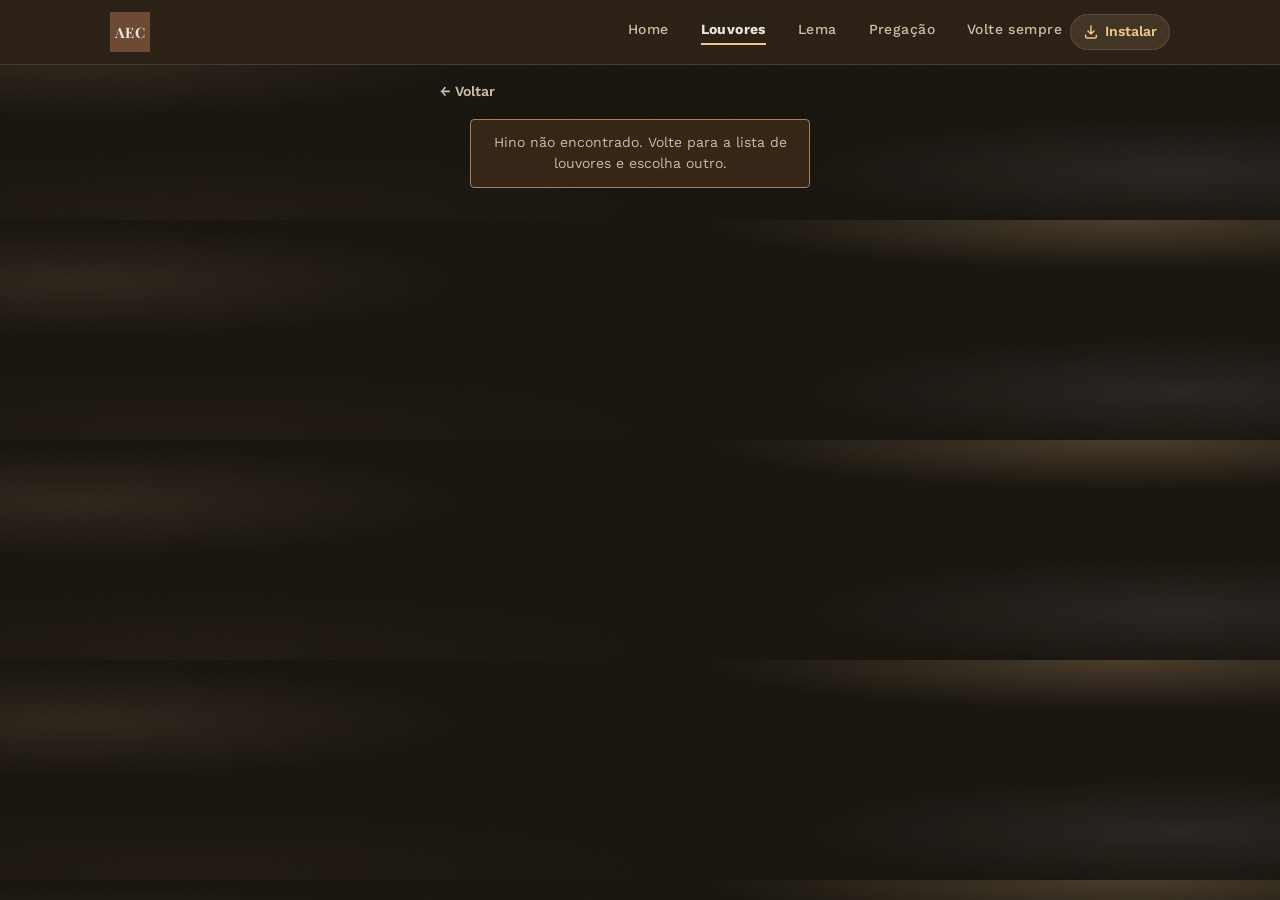
<file: player.html>
<!DOCTYPE html>
<html lang="pt-BR">
<head>
  <meta charset="UTF-8">
  <meta name="viewport" content="width=device-width, initial-scale=1.0">
  <title>Tocando agora — Culto do Amigo</title>
  <meta name="robots" content="noindex">
  <meta property="og:type" content="website">
  <meta property="og:site_name" content="Culto do Amigo — AEC">
  <meta property="og:locale" content="pt_BR">
  <meta property="og:title" content="Tocando agora — Culto do Amigo">
  <meta property="og:description" content="Louvores, lema, pregação e convite do Culto do Amigo — AEC, Artur Alvim, São Paulo.">
  <meta property="og:image" content="https://culto-do-amigo.vercel.app/assets/img/og/og-culto-do-amigo.jpg">
  <meta property="og:image:width" content="1200">
  <meta property="og:image:height" content="630">
  <meta property="og:image:alt" content="Culto do Amigo — AEC: louvores, lema, pregação e convite">
  <meta name="twitter:card" content="summary_large_image">
  <link rel="stylesheet" href="css/style.css">
  <link rel="manifest" href="/manifest.webmanifest">
  <link rel="icon" href="/assets/icons/icon-32.png">
  <link rel="apple-touch-icon" href="/assets/icons/apple-touch-icon.png">
  <meta name="theme-color" content="#15110B">
</head>
<body data-page="louvores">

  <header class="site-header">
    <div class="header-inner">
      <a href="index.html" class="logo">AEC</a>
      <nav class="main-nav" aria-label="Navegação principal">
        <ul id="nav-list" class="nav-list">
          <li><a href="index.html" data-page="index">Home</a></li>
          <li><a href="louvores.html" data-page="louvores">Louvores</a></li>
          <li><a href="tema.html" data-page="tema">Lema</a></li>
          <li><a href="pregacao.html" data-page="pregacao">Pregação</a></li>
          <li><a href="convite.html" data-page="convite">Volte sempre</a></li>
        </ul>
      </nav>
    </div>
  </header>

  <main class="container player-page" id="player-root"></main>

  <nav class="bottom-nav" aria-label="Navegação principal">
    <a href="index.html" data-page="index" class="bottom-nav__item">
      <svg width="22" height="22" viewBox="0 0 24 24" fill="none" stroke="currentColor" stroke-width="2" stroke-linecap="round" stroke-linejoin="round" aria-hidden="true"><path d="M3 11l9-7 9 7"/><path d="M5 10v9a1 1 0 0 0 1 1h4v-6h4v6h4a1 1 0 0 0 1-1v-9"/></svg>
      <span>Início</span>
    </a>
    <a href="louvores.html" data-page="louvores" class="bottom-nav__item">
      <svg width="22" height="22" viewBox="0 0 24 24" fill="none" stroke="currentColor" stroke-width="2" aria-hidden="true"><circle cx="12" cy="12" r="9"/><circle cx="12" cy="12" r="3.2"/><circle cx="12" cy="12" r="0.8" fill="currentColor" stroke="none"/></svg>
      <span>Louvores</span>
    </a>
    <a href="tema.html" data-page="tema" class="bottom-nav__item">
      <svg width="22" height="22" viewBox="0 0 24 24" fill="none" stroke="currentColor" stroke-width="2" stroke-linecap="round" aria-hidden="true"><circle cx="12" cy="12" r="8.5"/><circle cx="12" cy="12" r="5.5"/><path d="M12 9v6M9 12h6"/></svg>
      <span>Lema</span>
    </a>
    <a href="pregacao.html" data-page="pregacao" class="bottom-nav__item">
      <svg width="22" height="22" viewBox="0 0 24 24" fill="none" stroke="currentColor" stroke-width="2" stroke-linecap="round" stroke-linejoin="round" aria-hidden="true"><path d="M4 6c3-1.5 5-1.5 8 .5v11c-3-2-5-2-8-.5z"/><path d="M20 6c-3-1.5-5-1.5-8 .5v11c3-2 5-2 8-.5z"/></svg>
      <span>Pregação</span>
    </a>
    <a href="convite.html" data-page="convite" class="bottom-nav__item">
      <svg width="22" height="22" viewBox="0 0 24 24" fill="none" stroke="currentColor" stroke-width="2" stroke-linecap="round" stroke-linejoin="round" aria-hidden="true"><path d="M12 20s-7-4.35-9.5-8.5C.8 8 2 4.5 5.5 4c2-.3 3.8.7 4.5 2.3C10.7 4.7 12.5 3.7 14.5 4c3.5.5 4.7 4 3 7.5C19.5 15.65 12 20 12 20z"/></svg>
      <span>Volte sempre</span>
    </a>
  </nav>

  <script src="js/nucleo/nav.js" defer></script>
  <script src="js/nucleo/pwa.js" defer></script>
  <script type="module" src="js/paginas/player.js"></script>
</body>
</html>
</file>
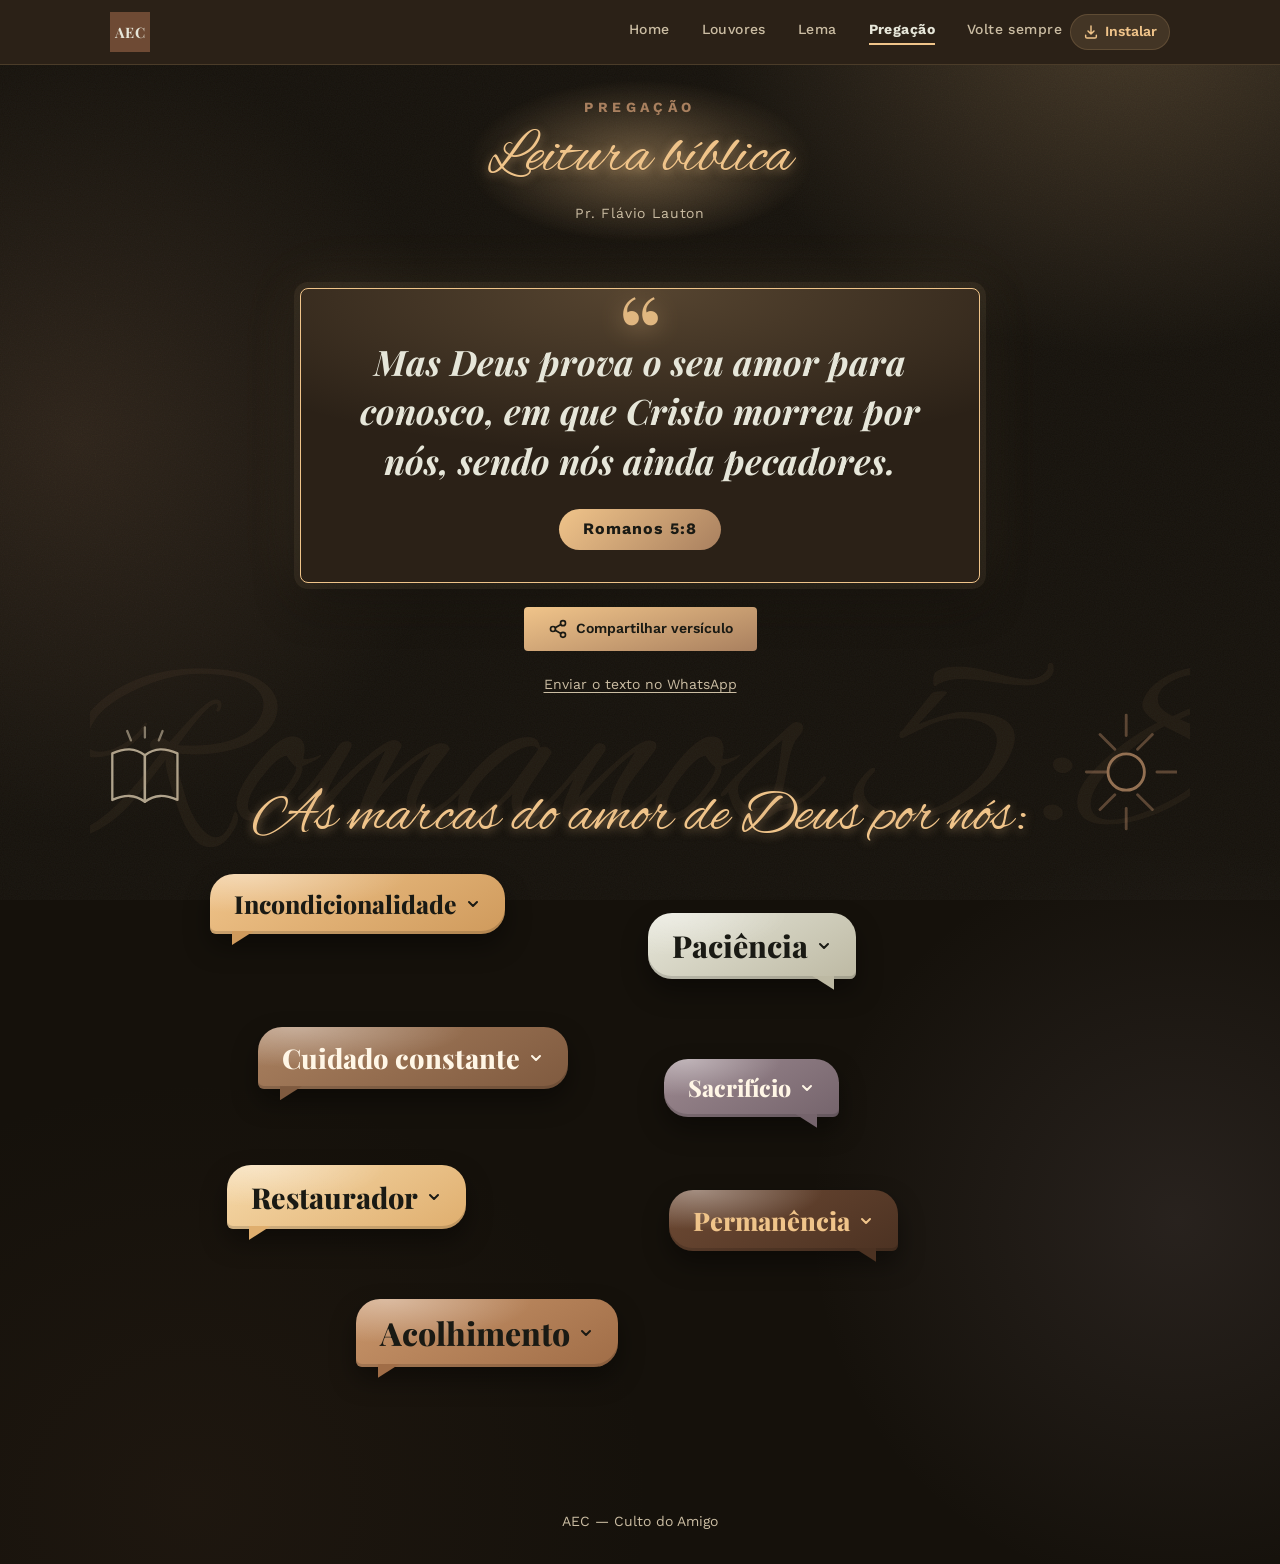
<file: pregacao.html>
<!DOCTYPE html>
<html lang="pt-BR">
<head>
  <meta charset="UTF-8">
  <meta name="viewport" content="width=device-width, initial-scale=1.0">
  <title>Pregação — Culto do Amigo</title>
  <meta name="description" content="As marcas do amor de Deus por nós — Romanos 5:8. Mensagem do Pr. Flávio Lauton no Culto do Amigo.">
  <link rel="canonical" href="https://culto-do-amigo.vercel.app/pregacao.html">
  <meta property="og:type" content="website">
  <meta property="og:site_name" content="Culto do Amigo — AEC">
  <meta property="og:locale" content="pt_BR">
  <meta property="og:title" content="Pregação — Culto do Amigo">
  <meta property="og:description" content="As marcas do amor de Deus por nós — Romanos 5:8. Mensagem do Pr. Flávio Lauton no Culto do Amigo.">
  <meta property="og:url" content="https://culto-do-amigo.vercel.app/pregacao.html">
  <meta property="og:image" content="https://culto-do-amigo.vercel.app/assets/img/og/og-culto-do-amigo.jpg">
  <meta property="og:image:width" content="1200">
  <meta property="og:image:height" content="630">
  <meta property="og:image:alt" content="Culto do Amigo — AEC: louvores, lema, pregação e convite">
  <meta name="twitter:card" content="summary_large_image">
  <link rel="stylesheet" href="css/style.css">
  <link rel="stylesheet" href="css/paginas/pregacao.css">
  <link rel="manifest" href="/manifest.webmanifest">
  <link rel="icon" href="/assets/icons/icon-32.png">
  <link rel="apple-touch-icon" href="/assets/icons/apple-touch-icon.png">
  <meta name="theme-color" content="#15110B">
</head>
<body data-page="pregacao">

  <header class="site-header">
    <div class="header-inner">
      <a href="index.html" class="logo">AEC</a>
      <nav class="main-nav" aria-label="Navegação principal">
        <ul id="nav-list" class="nav-list">
          <li><a href="index.html" data-page="index">Home</a></li>
          <li><a href="louvores.html" data-page="louvores">Louvores</a></li>
          <li><a href="tema.html" data-page="tema">Lema</a></li>
          <li><a href="pregacao.html" data-page="pregacao">Pregação</a></li>
          <li><a href="convite.html" data-page="convite">Volte sempre</a></li>
        </ul>
      </nav>
    </div>
  </header>

  <main class="container">
    <div class="ornament ornament-left tone-brown" aria-hidden="true">
      <svg viewBox="0 0 110 100" fill="none" stroke="currentColor" stroke-width="2.5" stroke-linecap="round" stroke-linejoin="round">
        <path d="M10 30c14-6 24-6 35 2v50c-11-8-21-8-35-2z"/>
        <path d="M45 32c11-8 21-8 35-2v50c-14-6-24-6-35 2z"/>
        <path d="M26 6l4 10M45 2v11M64 6l-4 10" opacity=".7"/>
      </svg>
    </div>
    <div class="ornament ornament-right tone-terracotta" aria-hidden="true">
      <svg viewBox="0 0 90 120" fill="none" stroke="currentColor" stroke-width="2.5" stroke-linecap="round">
        <path d="M45 10v18M45 92v18M10 60h18M72 60h18M22 27l13 13M68 93l-13-13M22 93l13-13M68 27l-13 13" opacity=".55"/>
        <circle cx="45" cy="60" r="16"/>
      </svg>
    </div>

    <div class="verse-feature">
      <span class="section-watermark" aria-hidden="true" id="pregacao-watermark"></span>

      <div class="section-head reveal">
        <h1 class="pregacao-eyebrow">Pregação</h1>
        <h2 class="script-title pregacao-tema pregacao-leitura" id="pregacao-leitura"></h2>
        <p class="pregacao-pregador" id="pregacao-pregador"></p>
      </div>

      <figure class="verso-destaque reveal">
        <span class="verso-destaque__aspas" aria-hidden="true">&ldquo;</span>
        <blockquote class="verso-destaque__texto" id="pregacao-versiculo"></blockquote>
        <figcaption class="verso-destaque__ref" id="pregacao-referencia"></figcaption>
      </figure>

      <div class="compartilhar">
        <button type="button" class="btn btn-primary" id="compartilhar-versiculo">
          <svg width="20" height="20" viewBox="0 0 24 24" fill="none" stroke="currentColor" stroke-width="2" stroke-linecap="round" stroke-linejoin="round" aria-hidden="true"><circle cx="18" cy="5" r="3"/><circle cx="6" cy="12" r="3"/><circle cx="18" cy="19" r="3"/><path d="M8.6 13.5l6.8 4M15.4 6.5l-6.8 4"/></svg>
          Compartilhar versículo
        </button>
        <a class="compartilhar__whats" id="compartilhar-whatsapp" href="https://api.whatsapp.com/send" target="_blank" rel="noopener">Enviar o texto no WhatsApp</a>
        <p class="compartilhar__aviso" id="compartilhar-aviso" role="status" aria-live="polite"></p>
      </div>

      <!-- o título e as palavras são UMA frase só ("As marcas do amor de Deus por nós: …"):
           por isso ficam colados, sem nada no meio, e as palavras não levam número nem parecem uma lista -->
      <section class="marcas" aria-labelledby="pregacao-tema">
        <h2 class="script-title pregacao-tema" id="pregacao-tema"></h2>
        <ul class="baloes" id="pregacao-baloes" aria-labelledby="pregacao-tema"></ul>
      </section>
    </div>
  </main>

  <footer class="site-footer">
    <p>AEC — Culto do Amigo</p>
  </footer>

  <nav class="bottom-nav" aria-label="Navegação principal">
    <a href="index.html" data-page="index" class="bottom-nav__item">
      <svg width="22" height="22" viewBox="0 0 24 24" fill="none" stroke="currentColor" stroke-width="2" stroke-linecap="round" stroke-linejoin="round" aria-hidden="true"><path d="M3 11l9-7 9 7"/><path d="M5 10v9a1 1 0 0 0 1 1h4v-6h4v6h4a1 1 0 0 0 1-1v-9"/></svg>
      <span>Início</span>
    </a>
    <a href="louvores.html" data-page="louvores" class="bottom-nav__item">
      <svg width="22" height="22" viewBox="0 0 24 24" fill="none" stroke="currentColor" stroke-width="2" aria-hidden="true"><circle cx="12" cy="12" r="9"/><circle cx="12" cy="12" r="3.2"/><circle cx="12" cy="12" r="0.8" fill="currentColor" stroke="none"/></svg>
      <span>Louvores</span>
    </a>
    <a href="tema.html" data-page="tema" class="bottom-nav__item">
      <svg width="22" height="22" viewBox="0 0 24 24" fill="none" stroke="currentColor" stroke-width="2" stroke-linecap="round" aria-hidden="true"><circle cx="12" cy="12" r="8.5"/><circle cx="12" cy="12" r="5.5"/><path d="M12 9v6M9 12h6"/></svg>
      <span>Lema</span>
    </a>
    <a href="pregacao.html" data-page="pregacao" class="bottom-nav__item">
      <svg width="22" height="22" viewBox="0 0 24 24" fill="none" stroke="currentColor" stroke-width="2" stroke-linecap="round" stroke-linejoin="round" aria-hidden="true"><path d="M4 6c3-1.5 5-1.5 8 .5v11c-3-2-5-2-8-.5z"/><path d="M20 6c-3-1.5-5-1.5-8 .5v11c3-2 5-2 8-.5z"/></svg>
      <span>Pregação</span>
    </a>
    <a href="convite.html" data-page="convite" class="bottom-nav__item">
      <svg width="22" height="22" viewBox="0 0 24 24" fill="none" stroke="currentColor" stroke-width="2" stroke-linecap="round" stroke-linejoin="round" aria-hidden="true"><path d="M12 20s-7-4.35-9.5-8.5C.8 8 2 4.5 5.5 4c2-.3 3.8.7 4.5 2.3C10.7 4.7 12.5 3.7 14.5 4c3.5.5 4.7 4 3 7.5C19.5 15.65 12 20 12 20z"/></svg>
      <span>Volte sempre</span>
    </a>
  </nav>

  <script src="js/nucleo/nav.js" defer></script>
  <script src="js/nucleo/pwa.js" defer></script>
  <script src="js/nucleo/reveal.js" defer></script>
  <script type="module" src="js/paginas/pagina-conteudo.js"></script>
  <script type="module" src="js/paginas/pregacao-compartilhar.js"></script>
</body>
</html>
</file>
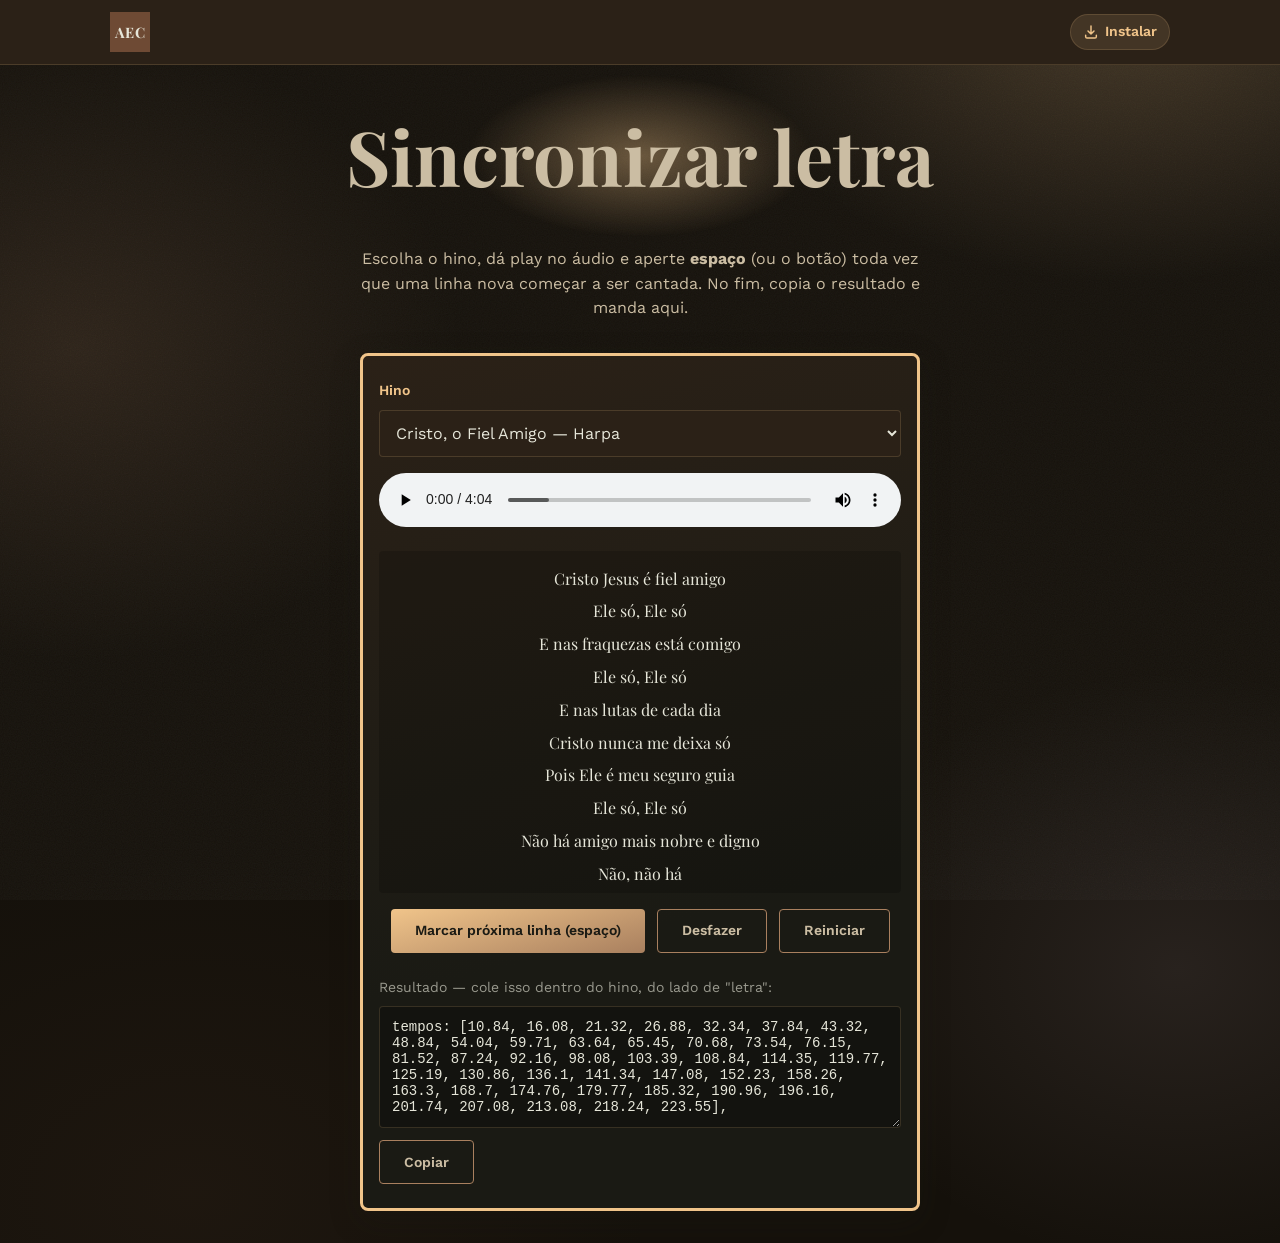
<file: sincronizar.html>
<!DOCTYPE html>
<html lang="pt-BR">
<head>
  <meta charset="UTF-8">
  <meta name="viewport" content="width=device-width, initial-scale=1.0">
  <title>Sincronizar letra — Culto do Amigo</title>
  <meta name="robots" content="noindex">
  <link rel="stylesheet" href="css/style.css">
  <link rel="icon" href="/assets/icons/icon-32.png">
  <meta name="theme-color" content="#15110B">
</head>
<body data-page="sincronizar">

  <header class="site-header">
    <div class="header-inner">
      <a href="index.html" class="logo">AEC</a>
    </div>
  </header>

  <main class="container">
    <div class="section-head">
      <p class="eyebrow-plain">Sincronizar letra</p>
    </div>
    <p class="sync-intro">
      Escolha o hino, dá play no áudio e aperte <strong>espaço</strong> (ou o botão) toda vez
      que uma linha nova começar a ser cantada. No fim, copia o resultado e manda aqui.
    </p>
    <div id="sync-root"></div>
  </main>

  <script src="js/nucleo/pwa.js" defer></script>
  <script type="module" src="js/paginas/sincronizar.js"></script>
</body>
</html>
</file>
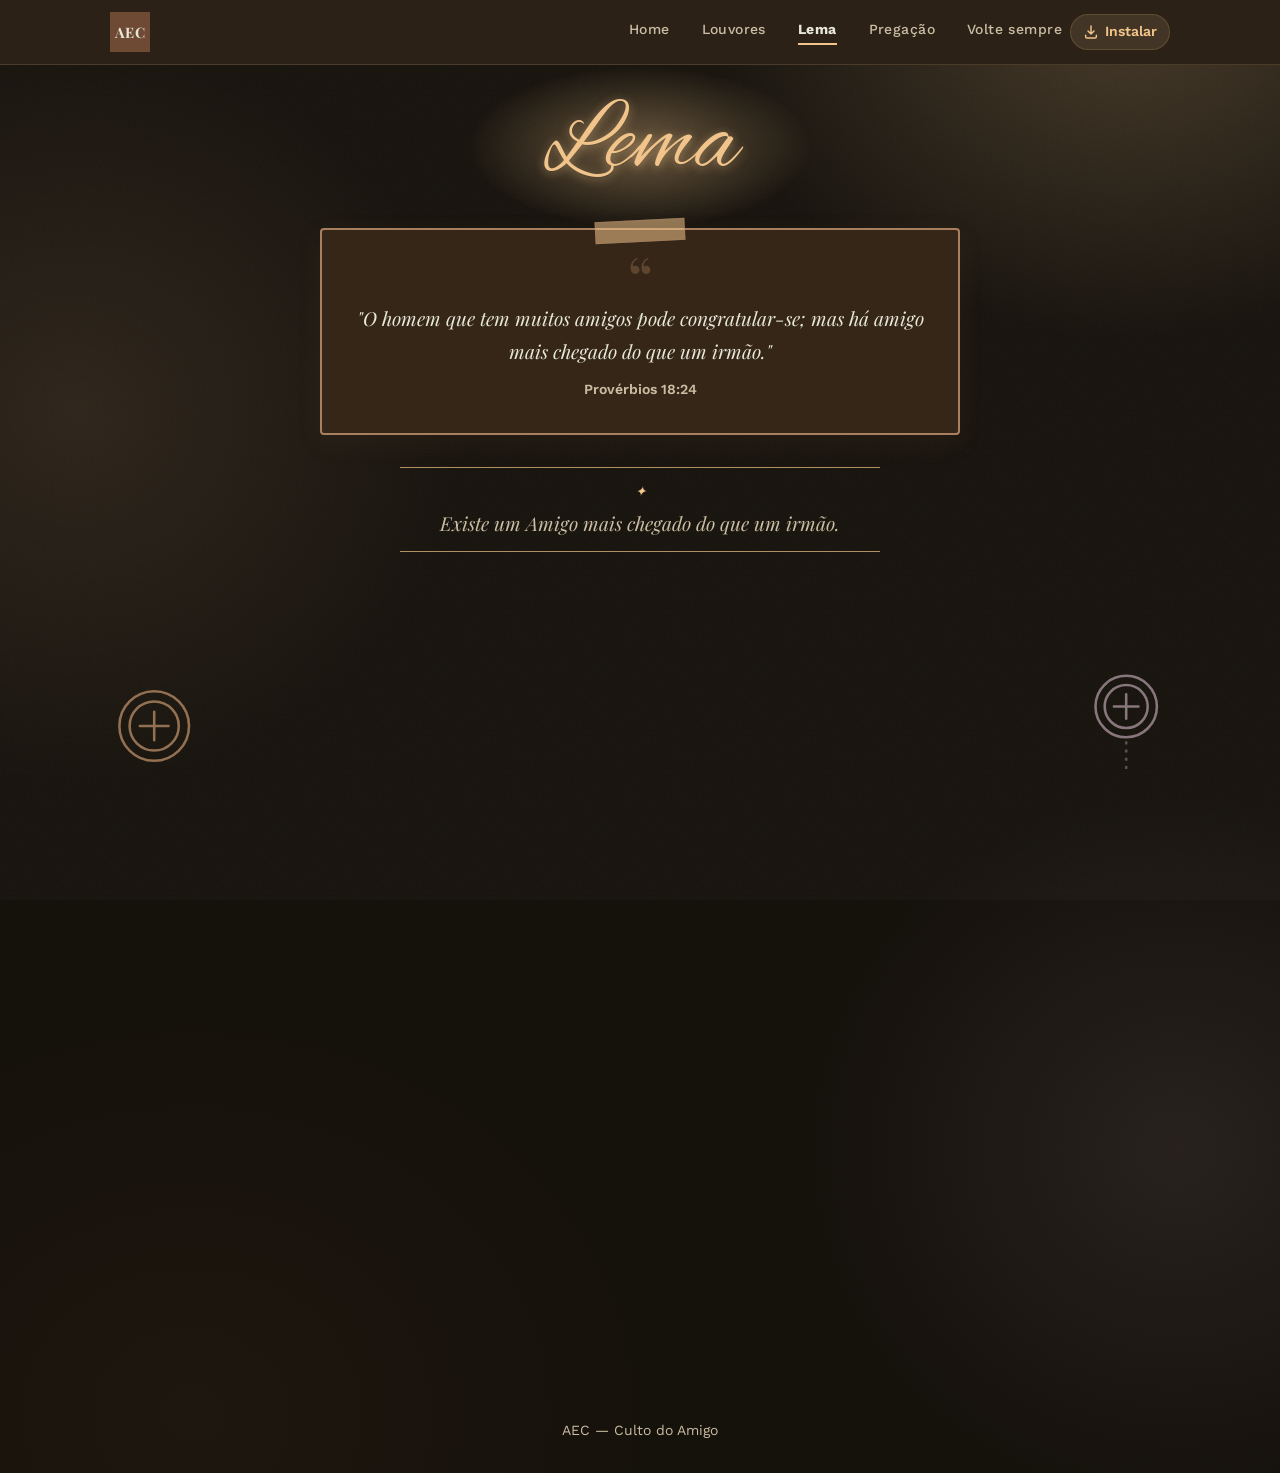
<file: tema.html>
<!DOCTYPE html>
<html lang="pt-BR">
<head>
  <meta charset="UTF-8">
  <meta name="viewport" content="width=device-width, initial-scale=1.0">
  <title>Lema — Culto do Amigo</title>
  <meta name="description" content="O lema do Culto do Amigo: Jesus, Melhor Amigo — Provérbios 18:24.">
  <link rel="canonical" href="https://culto-do-amigo.vercel.app/tema.html">
  <meta property="og:type" content="website">
  <meta property="og:site_name" content="Culto do Amigo — AEC">
  <meta property="og:locale" content="pt_BR">
  <meta property="og:title" content="Lema — Culto do Amigo">
  <meta property="og:description" content="O lema do Culto do Amigo: Jesus, Melhor Amigo — Provérbios 18:24.">
  <meta property="og:url" content="https://culto-do-amigo.vercel.app/tema.html">
  <meta property="og:image" content="https://culto-do-amigo.vercel.app/assets/img/og/og-culto-do-amigo.jpg">
  <meta property="og:image:width" content="1200">
  <meta property="og:image:height" content="630">
  <meta property="og:image:alt" content="Culto do Amigo — AEC: louvores, lema, pregação e convite">
  <meta name="twitter:card" content="summary_large_image">
  <link rel="stylesheet" href="css/style.css">
  <link rel="manifest" href="/manifest.webmanifest">
  <link rel="icon" href="/assets/icons/icon-32.png">
  <link rel="apple-touch-icon" href="/assets/icons/apple-touch-icon.png">
  <meta name="theme-color" content="#15110B">
</head>
<body data-page="tema">

  <header class="site-header">
    <div class="header-inner">
      <a href="index.html" class="logo">AEC</a>
      <nav class="main-nav" aria-label="Navegação principal">
        <ul id="nav-list" class="nav-list">
          <li><a href="index.html" data-page="index">Home</a></li>
          <li><a href="louvores.html" data-page="louvores">Louvores</a></li>
          <li><a href="tema.html" data-page="tema">Lema</a></li>
          <li><a href="pregacao.html" data-page="pregacao">Pregação</a></li>
          <li><a href="convite.html" data-page="convite">Volte sempre</a></li>
        </ul>
      </nav>
    </div>
  </header>

  <main class="container">
    <div class="ornament ornament-left tone-terracotta" aria-hidden="true">
      <svg viewBox="0 0 100 100" fill="none" stroke="currentColor" stroke-width="2.5">
        <circle cx="50" cy="50" r="34"/>
        <circle cx="50" cy="50" r="24"/>
        <path d="M50 36v28M36 50h28" stroke-linecap="round"/>
      </svg>
    </div>
    <div class="ornament ornament-right tone-mauve" aria-hidden="true">
      <svg viewBox="0 0 100 130" fill="none" stroke="currentColor" stroke-width="2.5">
        <circle cx="50" cy="46" r="30"/>
        <circle cx="50" cy="46" r="21"/>
        <path d="M50 34v24M38 46h24" stroke-linecap="round"/>
        <path d="M50 80v30" stroke-dasharray="3 5" opacity=".6"/>
      </svg>
    </div>

    <div class="section-head reveal">
      <h1 class="script-title lg">Lema</h1>
    </div>

    <div class="paper-block content-narrow reveal">
      <span class="quote-mark" aria-hidden="true">&ldquo;</span>
      <p class="verse" id="tema-versiculo"></p>
      <span class="reference" id="tema-referencia"></span>
    </div>

    <p class="ribbon-quote reveal" id="tema-frase"></p>

    <section class="teaching reveal" aria-labelledby="tema-ensino-heading">
      <div class="section-head reveal-child">
        <h2 class="teaching__heading" id="tema-ensino-heading"></h2>
      </div>
      <div class="teaching-steps" id="tema-ensino-steps"></div>
    </section>
  </main>

  <footer class="site-footer">
    <p>AEC — Culto do Amigo</p>
  </footer>

  <nav class="bottom-nav" aria-label="Navegação principal">
    <a href="index.html" data-page="index" class="bottom-nav__item">
      <svg width="22" height="22" viewBox="0 0 24 24" fill="none" stroke="currentColor" stroke-width="2" stroke-linecap="round" stroke-linejoin="round" aria-hidden="true"><path d="M3 11l9-7 9 7"/><path d="M5 10v9a1 1 0 0 0 1 1h4v-6h4v6h4a1 1 0 0 0 1-1v-9"/></svg>
      <span>Início</span>
    </a>
    <a href="louvores.html" data-page="louvores" class="bottom-nav__item">
      <svg width="22" height="22" viewBox="0 0 24 24" fill="none" stroke="currentColor" stroke-width="2" aria-hidden="true"><circle cx="12" cy="12" r="9"/><circle cx="12" cy="12" r="3.2"/><circle cx="12" cy="12" r="0.8" fill="currentColor" stroke="none"/></svg>
      <span>Louvores</span>
    </a>
    <a href="tema.html" data-page="tema" class="bottom-nav__item">
      <svg width="22" height="22" viewBox="0 0 24 24" fill="none" stroke="currentColor" stroke-width="2" stroke-linecap="round" aria-hidden="true"><circle cx="12" cy="12" r="8.5"/><circle cx="12" cy="12" r="5.5"/><path d="M12 9v6M9 12h6"/></svg>
      <span>Lema</span>
    </a>
    <a href="pregacao.html" data-page="pregacao" class="bottom-nav__item">
      <svg width="22" height="22" viewBox="0 0 24 24" fill="none" stroke="currentColor" stroke-width="2" stroke-linecap="round" stroke-linejoin="round" aria-hidden="true"><path d="M4 6c3-1.5 5-1.5 8 .5v11c-3-2-5-2-8-.5z"/><path d="M20 6c-3-1.5-5-1.5-8 .5v11c3-2 5-2 8-.5z"/></svg>
      <span>Pregação</span>
    </a>
    <a href="convite.html" data-page="convite" class="bottom-nav__item">
      <svg width="22" height="22" viewBox="0 0 24 24" fill="none" stroke="currentColor" stroke-width="2" stroke-linecap="round" stroke-linejoin="round" aria-hidden="true"><path d="M12 20s-7-4.35-9.5-8.5C.8 8 2 4.5 5.5 4c2-.3 3.8.7 4.5 2.3C10.7 4.7 12.5 3.7 14.5 4c3.5.5 4.7 4 3 7.5C19.5 15.65 12 20 12 20z"/></svg>
      <span>Volte sempre</span>
    </a>
  </nav>

  <script src="js/nucleo/nav.js" defer></script>
  <script src="js/nucleo/pwa.js" defer></script>
  <script src="js/nucleo/reveal.js" defer></script>
  <script type="module" src="js/paginas/pagina-conteudo.js"></script>
</body>
</html>
</file>
<file: css/style.css>
@import url('tokens.css');
@import url('https://fonts.googleapis.com/css2?family=Playfair+Display:wght@400;700;900&family=Alex+Brush&family=Work+Sans:wght@400;500;600;700&display=swap');

/* ---------- animated navigation between pages ----------
   Native cross-document View Transitions — no JS, animates full page
   navigations between any two pages on this origin. Browsers without
   support just navigate normally, so this is a free enhancement. */
@view-transition {
  navigation: auto;
}
::view-transition-old(root) {
  animation: 380ms cubic-bezier(.2,.7,.3,1) both view-transition-page-out;
}
::view-transition-new(root) {
  animation: 420ms cubic-bezier(.2,.7,.3,1) both view-transition-page-in;
}
@keyframes view-transition-page-out {
  to { opacity: 0; transform: translateY(-18px) scale(.985); }
}
@keyframes view-transition-page-in {
  from { opacity: 0; transform: translateY(18px) scale(.985); }
}
@media (prefers-reduced-motion: reduce) {
  @view-transition { navigation: none; }
}

/* ---------- reset ---------- */
*, *::before, *::after { box-sizing: border-box; }
html { -webkit-text-size-adjust: 100%; scroll-behavior: smooth; }
@media (prefers-reduced-motion: reduce) {
  html { scroll-behavior: auto; }
}
body {
  margin: 0;
  position: relative;
  background:
    radial-gradient(ellipse 55% 38% at 88% 0%, rgba(240,196,138,0.22), transparent 60%),
    radial-gradient(ellipse 50% 42% at 6% 28%, rgba(169,128,95,0.16), transparent 60%),
    radial-gradient(ellipse 48% 40% at 92% 78%, rgba(156,137,144,0.14), transparent 60%),
    radial-gradient(ellipse 60% 45% at 15% 96%, rgba(110,74,52,0.10), transparent 60%),
    var(--bg-page);
  color: var(--text-body);
  font-family: var(--font-body);
  font-size: var(--fs-body);
  line-height: 1.55;
  -webkit-font-smoothing: antialiased;
  transition: background-color .3s ease, color .3s ease;
}
body::before {
  content: "";
  position: fixed;
  inset: 0;
  z-index: 0;
  pointer-events: none;
  opacity: 0.05;
  mix-blend-mode: screen;
  background-image: url("data:image/svg+xml,%3Csvg xmlns='http://www.w3.org/2000/svg' width='160' height='160'%3E%3Cfilter id='n'%3E%3CfeTurbulence type='fractalNoise' baseFrequency='0.85' numOctaves='2' stitchTiles='stitch'/%3E%3C/filter%3E%3Crect width='100%25' height='100%25' filter='url(%23n)'/%3E%3C/svg%3E");
}
.site-header, main, .site-footer { position: relative; z-index: 1; }
img { max-width: 100%; display: block; }
a { color: inherit; text-decoration: none; -webkit-tap-highlight-color: transparent; touch-action: manipulation; }
button { font: inherit; color: inherit; background: none; border: 0; cursor: pointer; -webkit-tap-highlight-color: transparent; touch-action: manipulation; }
ul { margin: 0; padding: 0; list-style: none; }
h1, h2, h3, p { margin: 0; }
:focus-visible { outline: 2px solid var(--color-terracotta); outline-offset: 2px; }

/* decorative images (disc art, ornaments) shouldn't trigger the mobile
   long-press "save/select" callout or show a selection highlight */
.disc, .disc__cover, .ornament svg {
  -webkit-touch-callout: none;
  -webkit-user-select: none;
  user-select: none;
}

.sr-only {
  position: absolute;
  width: 1px; height: 1px;
  padding: 0; margin: -1px;
  overflow: hidden;
  clip: rect(0,0,0,0);
  white-space: nowrap;
  border: 0;
}

/* ---------- layout ---------- */
.container {
  max-width: var(--max-width);
  margin-inline: auto;
  padding-inline: var(--gutter);
}

main { padding-block: clamp(1.25rem, 5vw, 2rem); }
main.container { position: relative; overflow: hidden; }

/* ---------- header / nav ---------- */
.site-header {
  background: var(--header-bg);
  border-bottom: 1px solid var(--border-soft);
  position: sticky;
  top: 0;
  z-index: 20;
  transition: background-color .25s ease, border-color .25s ease;
}
.header-inner {
  max-width: var(--max-width);
  margin-inline: auto;
  padding-inline: var(--gutter);
  height: var(--header-height);
  display: flex;
  align-items: center;
  justify-content: space-between;
}
.logo {
  display: flex;
  align-items: center;
  justify-content: center;
  width: 40px;
  height: 40px;
  background: var(--color-brown-deep);
  color: var(--color-cream);
  font-family: var(--font-display);
  font-weight: 700;
  font-size: 0.9rem;
  letter-spacing: 0.02em;
  flex-shrink: 0;
}
.main-nav { display: flex; align-items: center; gap: var(--space-2); }

/* ---------- PWA: botão de instalar + aviso iOS ---------- */
.install-btn {
  display: flex;
  align-items: center;
  gap: 6px;
  padding-inline: var(--space-3);
  height: 36px;
  flex-shrink: 0;
  border-radius: var(--radius-pill);
  background: rgba(240,196,138,0.12);
  border: 1px solid var(--border-soft);
  color: var(--color-gold);
  font-size: var(--fs-small);
  font-weight: 600;
  transition: background-color .18s ease, transform .15s ease;
}
.install-btn:hover { background: rgba(240,196,138,0.22); }
.install-btn:active { transform: scale(.95); }
.install-btn span { white-space: nowrap; }
@media (max-width: 360px) {
  .install-btn span { display: none; }
  .install-btn { padding-inline: 0; width: 36px; justify-content: center; }
}

.ios-install-hint {
  position: fixed;
  inset: 0;
  z-index: 50;
  display: flex;
  align-items: flex-end;
  justify-content: center;
  padding: var(--space-4);
  background: rgba(0,0,0,.55);
  animation: ios-hint-fade .2s ease;
}
@keyframes ios-hint-fade { from { opacity: 0; } to { opacity: 1; } }
.ios-install-hint__card {
  max-width: 360px;
  width: 100%;
  background: linear-gradient(165deg, var(--color-ink-2), var(--bg-panel-dark) 65%);
  border: 2px solid var(--border-gold);
  border-radius: var(--radius-lg);
  padding: var(--space-5);
  text-align: center;
  color: var(--color-cream);
  box-shadow: 0 -10px 30px rgba(0,0,0,.4);
}
.ios-install-hint__card p { margin-bottom: var(--space-4); line-height: 1.6; }
.ios-install-hint__card .icon { display: inline-block; vertical-align: middle; margin-inline: 2px; color: var(--color-gold); }
/* desktop-only horizontal nav — mobile uses .bottom-nav instead */
.nav-list {
  display: none;
}
@media (min-width: 700px) {
  .nav-list {
    display: flex;
    flex-direction: row;
    gap: var(--space-6);
  }
  .nav-list li a {
    display: flex;
    align-items: center;
    font-size: var(--fs-small);
    font-weight: 500;
    letter-spacing: 0.03em;
    color: var(--text-muted);
    padding-bottom: 2px;
    transition: color .18s ease;
  }
  .nav-list li a:hover { color: var(--color-gold); }
  .nav-list a[aria-current="page"] {
    color: var(--text-body);
    font-weight: 700;
    border-bottom: 2px solid var(--color-gold);
  }
}

/* ---------- bottom nav (mobile primary navigation) ---------- */
.bottom-nav {
  position: fixed;
  left: 0;
  right: 0;
  bottom: 0;
  z-index: 30;
  display: flex;
  background: var(--header-bg);
  border-top: 1px solid var(--border-soft);
  box-shadow: 0 -6px 20px rgba(0,0,0,.35);
  padding-bottom: env(safe-area-inset-bottom, 0px);
}
.bottom-nav__item {
  flex: 1 1 0;
  display: flex;
  flex-direction: column;
  align-items: center;
  justify-content: center;
  gap: 3px;
  padding-block: 9px 7px;
  color: var(--text-on-dark-muted);
  font-size: 0.66rem;
  font-weight: 600;
  letter-spacing: 0.01em;
  transition: color .18s ease;
}
.bottom-nav__item { min-width: 0; white-space: nowrap; }
/* "Volte sempre" é o rótulo mais comprido: ganha mais espaço p/ não quebrar em 2 linhas (o que desalinhava o ícone) */
.bottom-nav__item:last-child { flex-grow: 1.5; }
.bottom-nav__item svg {
  flex: none;
  transition: transform .2s cubic-bezier(.2,.7,.3,1);
}
.bottom-nav__item[aria-current="page"] {
  color: var(--color-gold);
}
.bottom-nav__item[aria-current="page"] svg {
  transform: translateY(-2px) scale(1.1);
}
.bottom-nav__item:active svg { transform: scale(.88); }
@media (min-width: 700px) {
  .bottom-nav { display: none; }
}
@media (max-width: 699.98px) {
  main { padding-bottom: calc(60px + env(safe-area-inset-bottom, 0px)); }
}

/* ---------- home: one section per scroll ----------
   `main` is the explicit scroll container (not body/html, whose
   scrolling-element behavior is inconsistent across browsers), so the
   snap is guaranteed to actually engage. Only min-height +
   scroll-snap-align change on .hero/.section — display is left alone
   so nothing inside (the Louvores carousel included) gets reflowed. */
body[data-page="index"] {
  height: 100dvh;
  overflow: hidden;
}
body[data-page="index"] main {
  height: calc(100dvh - var(--header-height));
  overflow-y: auto;
  -webkit-overflow-scrolling: touch;
  scroll-snap-type: y mandatory;
  scroll-behavior: smooth;
}
body[data-page="index"] .hero,
body[data-page="index"] main > .section {
  scroll-snap-align: start;
  min-height: 100%;
}
body[data-page="index"] .site-footer {
  scroll-snap-align: start;
}
@media (prefers-reduced-motion: reduce) {
  body[data-page="index"] {
    height: auto;
    overflow: visible;
  }
  body[data-page="index"] main {
    height: auto;
    overflow-y: visible;
    scroll-snap-type: none;
  }
  body[data-page="index"] .hero,
  body[data-page="index"] main > .section {
    min-height: 0;
  }
}

/* ---------- hero (home) ---------- */
.hero {
  background: transparent;
  text-align: center;
  padding-block: clamp(1.75rem, 6vw, 3rem) clamp(1.25rem, 4vw, 2rem);
  position: relative;
  overflow: hidden;
}
.hero::before {
  content: "";
  position: absolute;
  top: -22%;
  left: 50%;
  transform: translateX(-50%);
  width: min(640px, 150vw);
  aspect-ratio: 1;
  background: radial-gradient(circle, rgba(240,196,138,0.4), rgba(169,128,95,0.14) 45%, transparent 72%);
  pointer-events: none;
  z-index: 0;
}
.hero-title { position: relative; z-index: 1; }
.hero-title {
  display: flex;
  flex-direction: column;
  align-items: center;
  margin-inline: auto;
  padding-block: var(--space-4) var(--space-5);
}
.hero-title .overlay {
  font-family: var(--font-body);
  font-weight: 700;
  font-size: clamp(0.93rem, 0.45rem + 4.2vw, 1.98rem);
  letter-spacing: 0.32em;
  white-space: nowrap;
  padding-inline-start: 0.32em;
  margin-bottom: var(--space-1);
  color: transparent;
  background: linear-gradient(100deg, var(--hero-grad-1) 8%, var(--hero-grad-2) 48%, var(--hero-grad-3) 88%);
  -webkit-background-clip: text;
  background-clip: text;
  text-shadow:
    2px 2px 0 rgba(169, 128, 95, 0.9),
    4px 4px 0 rgba(110, 74, 52, 0.4);
}
.hero-title .big {
  display: block;
  line-height: 0.82;
  font-family: var(--font-display);
  font-weight: 900;
  font-size: clamp(3.1rem, 1.5rem + 14vw, 6.6rem);
  letter-spacing: 0.02em;
  white-space: nowrap;
  color: transparent;
  background: linear-gradient(100deg, var(--hero-grad-1) 8%, var(--hero-grad-2) 48%, var(--hero-grad-3) 88%);
  -webkit-background-clip: text;
  background-clip: text;
  text-shadow:
    5px 5px 0 rgba(240, 196, 138, 0.9),
    10px 10px 0 rgba(110, 74, 52, 0.4);
  /* o letter-spacing deixa um vão depois da última letra; compensa à esquerda p/ centralizar de verdade */
  padding-inline-start: 0.02em;
}
.hero-tagline {
  position: relative;
  z-index: 1;
  margin-top: var(--space-4);
  max-width: 380px;
  font-size: var(--fs-lead);
  color: var(--text-muted);
  text-wrap: balance;
}
.hero-cta {
  position: relative;
  z-index: 1;
  display: flex;
  flex-wrap: wrap;
  justify-content: center;
  gap: var(--space-3);
  margin-top: var(--space-5);
}
.hero-scroll-cue {
  position: relative;
  z-index: 1;
  display: flex;
  justify-content: center;
  margin-top: var(--space-6);
  color: var(--color-terracotta);
  animation: hero-scroll-bounce 2.2s ease-in-out infinite;
}
.hero-scroll-cue:hover { color: var(--text-muted); }
@keyframes hero-scroll-bounce {
  0%, 100% { transform: translateY(0); }
  50% { transform: translateY(6px); }
}
@media (prefers-reduced-motion: reduce) {
  .hero-scroll-cue { animation: none; }
}

/* ---------- full-bleed wave divider (crosses the whole screen) ---------- */
.wave-full {
  width: 100%;
  line-height: 0;
  position: relative;
  z-index: 1;
}
.wave-full svg {
  display: block;
  width: 100%;
  height: clamp(48px, 6vw, 90px);
}
.wave-full path { fill: currentColor; }
.wave-full.tone-terracotta { color: var(--color-terracotta); opacity: .85; }
.wave-full.tone-gold { color: var(--color-gold); opacity: .85; }
.wave-full.tone-ink { color: var(--color-ink); }

/* ---------- section titles (script) ---------- */
.script-title {
  font-family: var(--font-script);
  color: var(--accent-text);
  font-size: var(--fs-script);
  font-weight: 400;
  line-height: 1;
  text-shadow: 0 1px 0 rgba(0,0,0,.08), 0 2px 10px rgba(240,196,138,.5);
  transition: color .25s ease;
}
.script-title.lg { font-size: var(--fs-script-lg); }
.band-ink .script-title,
.panel-dark .script-title {
  color: var(--color-gold);
  text-shadow: 0 1px 0 rgba(0,0,0,.25);
}

.eyebrow-plain {
  font-family: var(--font-display);
  font-weight: 700;
  font-size: var(--fs-h1);
  color: var(--text-muted);
}

/* ---------- dark panel ---------- */
.panel-dark {
  background: var(--bg-panel-dark);
  border: 3px solid var(--border-gold);
  border-radius: var(--radius-lg);
  padding: var(--space-5) var(--gutter) var(--space-6);
  box-shadow: 0 10px 30px rgba(26,26,20,.25);
}
.panel-dark__title {
  text-align: center;
  color: var(--color-gold);
  font-weight: 700;
  letter-spacing: 0.1em;
  font-size: var(--fs-label);
  margin-bottom: var(--space-5);
}

/* ---------- disc / vinyl ---------- */
.disc {
  aspect-ratio: 1;
  width: 100%;
  border-radius: 50%;
  position: relative;
  background:
    radial-gradient(circle at 34% 28%, rgba(255,255,255,.12), transparent 45%),
    radial-gradient(circle at center, var(--color-gold) 0 39%, transparent 39.6%),
    radial-gradient(circle at center, var(--color-cream-soft) 0 38%, transparent 38.6%),
    repeating-radial-gradient(circle at center, #221f19 0 3px, #121110 3px 8px);
  box-shadow: 0 8px 18px rgba(0,0,0,.4);
  animation: disc-spin 3s linear infinite;
  animation-play-state: paused;
}
.disc::after {
  content: "";
  position: absolute;
  top: 50%; left: 50%;
  width: 6%; height: 6%;
  background: var(--color-ink);
  border-radius: 50%;
  transform: translate(-50%, -50%);
  box-shadow: 0 0 0 2px rgba(0,0,0,.15);
  z-index: 1;
}
.disc__cover {
  position: absolute;
  top: 50%;
  left: 50%;
  width: 76%;
  height: 76%;
  transform: translate(-50%, -50%);
  border-radius: 50%;
  object-fit: cover;
  border: 2px solid var(--color-gold);
  box-shadow: inset 0 0 0 1px rgba(0,0,0,.3), 0 1px 4px rgba(0,0,0,.35);
}
@keyframes disc-spin {
  to { transform: rotate(360deg); }
}
@media (prefers-reduced-motion: reduce) {
  .disc { animation-duration: 14s; }
}

/* idle disc: spins slowly all the time in lists (playlist rows, carousel),
   independent of the JS play-state used by the dedicated player */
.disc.disc--idle {
  animation-duration: 9s;
  animation-play-state: running !important;
}
@media (prefers-reduced-motion: reduce) {
  .disc.disc--idle { animation-duration: 22s; }
}
.disc--sm { width: 52px; flex-shrink: 0; box-shadow: 0 3px 10px rgba(0,0,0,.35); }

/* ---------- home louvores carousel ---------- */
.carousel-wrap { position: relative; }
.carousel {
  display: flex;
  gap: var(--space-4);
  overflow-x: auto;
  scroll-snap-type: x mandatory;
  -webkit-overflow-scrolling: touch;
  padding-block: var(--space-2);
  scrollbar-width: none;
}
.carousel::-webkit-scrollbar { display: none; }
.carousel-item {
  scroll-snap-align: start;
  /* fixed, viewport-responsive width (not a % of the flex track) so every
     item resolves to the exact same pixel size, independent of flexbox */
  flex: 0 0 auto;
  width: clamp(112px, 30vw, 152px);
}

.carousel-nav-btn {
  display: none;
  align-items: center;
  justify-content: center;
  width: var(--touch-target);
  height: var(--touch-target);
  border-radius: 50%;
  background: rgba(230,230,217,0.15);
  border: 1px solid rgba(240,196,138,0.4);
  color: var(--color-cream);
  position: absolute;
  top: 50%;
  transform: translateY(-50%);
  z-index: 2;
}
@media (min-width: 768px) {
  .carousel-nav-btn { display: flex; }
  .carousel-nav-btn.prev { left: -6px; }
  .carousel-nav-btn.next { right: -6px; }
}

.carousel-disc-item {
  display: block;
  text-align: center;
  transition: transform .25s cubic-bezier(.2,.7,.3,1);
}
.carousel-disc-item:hover { transform: translateY(-3px); }
.carousel-disc-item:active { transform: translateY(-1px) scale(.97); }
.carousel-disc-item .disc { margin-bottom: var(--space-3); }
.carousel-disc-item .carousel-disc-title {
  color: var(--color-cream);
  font-size: var(--fs-small);
  font-weight: 600;
  white-space: nowrap;
  overflow: hidden;
  text-overflow: ellipsis;
}
.carousel-disc-item .carousel-disc-category {
  display: block;
  margin-top: 2px;
  color: var(--text-on-dark-muted);
  font-size: 0.72rem;
  letter-spacing: 0.04em;
  white-space: nowrap;
  overflow: hidden;
  text-overflow: ellipsis;
}

/* ---------- playlist (louvores page) ---------- */
.playlist-card {
  position: relative;
  background: linear-gradient(165deg, var(--color-ink-2), var(--bg-panel-dark) 65%);
  border: 3px solid var(--border-gold);
  border-radius: var(--radius-lg);
  padding: var(--space-5) var(--space-3) var(--space-4);
  box-shadow: 0 10px 30px rgba(26,26,20,.25);
  overflow: hidden;
}
.playlist-card::before {
  content: "";
  position: absolute;
  inset: 0;
  background-image: radial-gradient(rgba(240,196,138,0.12) 1px, transparent 1px);
  background-size: 14px 14px;
  opacity: 0.4;
  pointer-events: none;
}
.playlist-card__head {
  position: relative;
  display: flex;
  align-items: baseline;
  justify-content: space-between;
  gap: var(--space-3);
  padding-inline: var(--space-2);
  margin-bottom: var(--space-3);
}
.playlist-card__title {
  color: var(--color-gold);
  font-weight: 700;
  letter-spacing: 0.06em;
  font-size: var(--fs-h3);
}
.playlist-card__count {
  font-weight: 500;
  font-size: var(--fs-small);
  color: var(--text-on-dark-muted);
  white-space: nowrap;
}
.playlist-rows {
  position: relative;
  display: flex;
  flex-direction: column;
  gap: var(--space-1);
}
.playlist-row {
  display: flex;
  align-items: center;
  gap: var(--space-4);
  padding: var(--space-3);
  border-radius: var(--radius-lg);
  background: transparent;
  transition: background-color .2s ease, transform .2s cubic-bezier(.2,.7,.3,1);
}
.playlist-row:hover,
.playlist-row:focus-visible {
  background: rgba(240,196,138,0.1);
  transform: translateX(3px);
}
.playlist-row:active {
  background: rgba(240,196,138,0.18);
  transform: translateX(3px) scale(.99);
}
.playlist-row__body { min-width: 0; flex: 1; }
.playlist-row__title {
  color: var(--color-cream);
  font-weight: 600;
  font-size: var(--fs-h4);
  white-space: nowrap;
  overflow: hidden;
  text-overflow: ellipsis;
}
.playlist-row__meta {
  margin-top: 2px;
  color: var(--text-on-dark-muted);
  font-size: var(--fs-small);
  white-space: nowrap;
  overflow: hidden;
  text-overflow: ellipsis;
}
.playlist-row__play {
  flex-shrink: 0;
  width: 36px; height: 36px;
  border-radius: 50%;
  display: flex;
  align-items: center;
  justify-content: center;
  color: var(--color-ink);
  background: var(--color-gold);
  transition: transform .2s cubic-bezier(.2,.7,.3,1);
}
.playlist-row:hover .playlist-row__play,
.playlist-row:focus-visible .playlist-row__play,
.playlist-row:active .playlist-row__play { transform: scale(1.1); }
.icon { display: block; }

/* ---------- category list (louvores page) ---------- */
/* mobile: a horizontally scrollable row of pill chips, so picking a
   category doesn't cost a screenful of vertical space before the
   songs even show up. Becomes a vertical sidebar list at desktop. */
.category-list {
  background: var(--bg-panel-dark);
  border: 3px solid var(--border-gold);
  border-radius: var(--radius-lg);
  padding: var(--space-3);
  box-shadow: 0 10px 30px rgba(26,26,20,.25);
}
.category-list ul {
  display: flex;
  gap: var(--space-2);
  overflow-x: auto;
  scroll-snap-type: x proximity;
  -webkit-overflow-scrolling: touch;
  scrollbar-width: none;
  padding-block: 2px;
}
.category-list ul::-webkit-scrollbar { display: none; }
.category-list li { flex: 0 0 auto; scroll-snap-align: start; }
.category-list li a,
.category-list li span {
  display: flex;
  align-items: center;
  justify-content: center;
  height: 38px;
  padding-inline: var(--space-4);
  border-radius: var(--radius-pill);
  background: rgba(240,196,138,0.08);
  color: var(--color-gold);
  font-weight: 600;
  font-size: var(--fs-small);
  white-space: nowrap;
  text-align: center;
  transition: color .18s ease, background-color .18s ease, transform .15s ease;
}
.category-list li a:hover,
.category-list li a:focus-visible {
  color: var(--color-cream);
  background: rgba(240,196,138,0.16);
}
.category-list li a:active { transform: scale(.95); }

@media (min-width: 700px) {
  .category-list { padding: var(--space-4); }
  .category-list ul {
    display: block;
    overflow: visible;
  }
  .category-list li { scroll-snap-align: none; }
  .category-list li + li { margin-top: var(--space-1); }
  .category-list li a,
  .category-list li span {
    display: block;
    height: auto;
    padding: var(--space-3);
    border-radius: var(--radius);
    background: none;
  }
}

/* ---------- grid ---------- */
.hino-category + .hino-category { margin-top: var(--space-5); }
@media (min-width: 700px) {
  .louvores-layout {
    display: grid;
    grid-template-columns: 220px 1fr;
    gap: var(--space-6);
    align-items: start;
  }
}

/* ---------- paper block (lema / pregação / convite) ---------- */
.paper-block {
  position: relative;
  background:
    linear-gradient(var(--bg-surface-soft), var(--bg-surface-soft)),
    repeating-linear-gradient(0deg, rgba(110,74,52,.035) 0px, transparent 1px, transparent 3px);
  border: 2px solid var(--color-terracotta);
  border-radius: 4px;
  padding: var(--space-6) var(--space-5);
  max-width: 640px;
  box-shadow: 0 8px 24px rgba(110,74,52,.14);
  transition: background-color .25s ease;
}
.paper-block::before {
  content: "";
  position: absolute;
  top: -10px;
  left: 50%;
  transform: translateX(-50%) rotate(-3deg);
  width: 90px;
  height: 22px;
  background: rgba(240,196,138,0.55);
  border: 1px solid rgba(169,128,95,0.4);
}
.paper-block p + p { margin-top: var(--space-4); }
.paper-block .verse {
  font-family: var(--font-display);
  font-style: italic;
  font-size: var(--fs-lead);
  line-height: 1.7;
}
.paper-block .reference {
  display: block;
  margin-top: var(--space-3);
  font-family: var(--font-body);
  font-weight: 600;
  font-size: var(--fs-small);
  color: var(--text-muted);
}

/* ---------- ribbon quote (lema / frase de efeito) ---------- */
.ribbon-quote {
  position: relative;
  max-width: 480px;
  margin: var(--space-6) auto 0;
  padding-block: var(--space-3);
  text-align: center;
  font-family: var(--font-display);
  font-style: italic;
  font-size: var(--fs-lead);
  color: var(--text-muted);
  border-top: 1px solid rgba(240,196,138,0.7);
  border-bottom: 1px solid rgba(240,196,138,0.7);
}
.ribbon-quote::before {
  content: "✦";
  display: block;
  margin-bottom: var(--space-2);
  color: var(--color-gold);
  font-size: 0.85rem;
}

/* ---------- verse feature (pregação: verse card over a giant ghost reference) ---------- */
.verse-feature {
  position: relative;
  display: flex;
  flex-direction: column;
  align-items: center;
}

/* ---------- teaching (tema: reflexão em passos sobre o versículo) ---------- */
.teaching {
  margin-top: var(--space-8);
  padding-top: var(--space-6);
  border-top: 1px solid var(--border-soft);
}
.teaching__heading {
  font-family: var(--font-display);
  font-weight: 700;
  font-size: var(--fs-h3);
  color: var(--color-gold);
  text-align: center;
}
.teaching-steps {
  position: relative;
  max-width: 540px;
  margin-inline: auto;
  padding-left: var(--space-6);
}
.teaching-steps::before {
  content: "";
  position: absolute;
  left: 7px;
  top: 8px;
  bottom: 8px;
  width: 2px;
  background: linear-gradient(to bottom, var(--color-gold), rgba(240,196,138,.1));
}
.teaching-step {
  position: relative;
  padding-bottom: var(--space-6);
}
.teaching-step:last-child { padding-bottom: 0; }
.teaching-step__marker {
  position: absolute;
  left: calc(-1 * var(--space-6) + 1px);
  top: 6px;
  width: 14px;
  height: 14px;
  border-radius: 50%;
  background: var(--bg-page);
  border: 2px solid var(--color-gold);
  box-shadow: 0 0 0 4px var(--bg-page);
}
.teaching-step__label {
  font-family: var(--font-display);
  font-weight: 700;
  font-size: var(--fs-h4);
  color: var(--color-gold);
  margin-bottom: var(--space-2);
}
.teaching-step__text {
  color: var(--text-muted);
  line-height: 1.7;
}

/* ---------- ticket block (convite: address + actions as an event ticket) ---------- */
.ticket-block {
  position: relative;
  max-width: 420px;
  margin: var(--space-6) auto 0;
  background: var(--bg-surface);
  border: 1px solid var(--border-soft);
  border-radius: var(--radius-lg);
  box-shadow: 0 14px 34px rgba(26,26,20,.14);
  transition: background-color .25s ease, border-color .25s ease;
}
.ticket-block__top {
  padding: var(--space-5) var(--space-5) var(--space-4);
  text-align: center;
}
.ticket-block__divider {
  position: relative;
  border-top: 2px dashed var(--color-terracotta);
}
.ticket-block__divider::before,
.ticket-block__divider::after {
  content: "";
  position: absolute;
  top: 50%;
  width: 22px;
  height: 22px;
  background: var(--bg-page);
  border-radius: 50%;
  transform: translateY(-50%);
}
.ticket-block__divider::before { left: -11px; }
.ticket-block__divider::after { right: -11px; }
.ticket-block__actions {
  display: flex;
  flex-direction: column;
  gap: var(--space-3);
  padding: var(--space-4) var(--space-5) var(--space-5);
}
@media (min-width: 500px) {
  .ticket-block__actions { flex-direction: row; }
}

/* ---------- buttons ---------- */
.btn {
  display: inline-flex;
  align-items: center;
  justify-content: center;
  gap: var(--space-2);
  min-height: var(--touch-target);
  padding-inline: var(--space-5);
  border-radius: var(--radius);
  font-weight: 600;
  font-size: var(--fs-small);
  transition: transform .18s ease, box-shadow .18s ease, background-color .18s ease, border-color .18s ease;
}
.btn:hover { transform: translateY(-1px); }
.btn:active { transform: translateY(0) scale(.98); }
.btn-primary {
  background: linear-gradient(165deg, var(--color-gold), var(--color-terracotta));
  color: var(--color-ink);
}
.btn-primary:hover {
  background: linear-gradient(165deg, #f5d6a3, var(--color-terracotta));
  box-shadow: 0 6px 16px rgba(0,0,0,.45);
}
.btn-outline { border: 1px solid var(--color-terracotta); color: var(--text-muted); }
.btn-outline:hover { background: rgba(169,128,95,.1); border-color: var(--text-muted); }
.btn-whatsapp { background: #3d7a52; color: #fff; }
.btn-whatsapp:hover { background: #336745; box-shadow: 0 6px 16px rgba(61,122,82,.35); }

/* ---------- page section shell ---------- */
.section {
  padding-block: clamp(2rem, 7vw, 3rem);
  position: relative;
  overflow: hidden;
}
.band-warm {
  background: linear-gradient(180deg, rgba(169,128,95,.18), rgba(240,196,138,.09) 60%, transparent);
}
.band-ink {
  background: var(--color-ink);
  color: var(--color-cream);
}
.band-ink .content-narrow p { color: var(--color-cream); opacity: .92; }
.band-ink .link-more { color: var(--color-cream); border-bottom-color: var(--color-gold); }

/* ---------- edge ornaments (fill the empty side margins) ---------- */
.ornament {
  position: absolute;
  top: 50%;
  transform: translateY(-50%);
  width: clamp(46px, 8vw, 110px);
  opacity: 0.85;
  pointer-events: none;
  z-index: 0;
}
.ornament svg { display: block; width: 100%; height: auto; }
.ornament-left { left: clamp(-6px, 1vw, 22px); }
.ornament-right { right: clamp(-6px, 1vw, 22px); }
.ornament.tone-terracotta { color: var(--color-terracotta); }
.ornament.tone-mauve { color: var(--color-mauve); }
.ornament.tone-gold { color: var(--color-gold); }
.ornament.tone-brown { color: var(--text-muted); }
@media (max-width: 520px) {
  .ornament { width: 34px; opacity: 0.55; }
  .ornament-left { left: -16px; }
  .ornament-right { right: -16px; }
}

/* motif: equalizer bars (hero) — gentle audio-pulse, never frantic */
.motif-wave .wave-bar {
  transform-box: fill-box;
  transform-origin: center bottom;
  animation: wave-pulse 2.6s ease-in-out infinite;
}
@keyframes wave-pulse {
  0%, 100% { transform: scaleY(0.55); }
  50% { transform: scaleY(1); }
}
@media (prefers-reduced-motion: reduce) {
  .motif-wave .wave-bar { animation: none; transform: scaleY(0.8); }
}

.section-watermark {
  position: absolute;
  top: 50%;
  left: 50%;
  transform: translate(-50%, -50%);
  font-family: var(--font-script);
  font-size: clamp(6rem, 4rem + 14vw, 16rem);
  color: var(--color-terracotta);
  opacity: 0.08;
  white-space: nowrap;
  pointer-events: none;
  line-height: 1;
  z-index: 0;
}
.section-head, .content-narrow, .paper-block { position: relative; z-index: 1; }

.quote-mark {
  display: block;
  font-family: var(--font-display);
  font-size: 4rem;
  line-height: 0.5;
  color: var(--color-terracotta);
  opacity: 0.35;
  margin-bottom: var(--space-2);
}

/* ---------- scroll reveal ----------
   .reveal is the observed element (gets .is-visible from reveal.js).
   It animates itself AND any nested .reveal-child, so it works both as
   a single self-animating block or as a container that staggers its
   children in one after another. */
.reveal,
.reveal-child {
  opacity: 0;
  transform: translateY(56px) scale(.92);
  filter: blur(9px);
  transition: opacity .9s cubic-bezier(.2,.7,.3,1), transform .9s cubic-bezier(.2,.7,.3,1), filter .9s ease;
}
.reveal.is-visible,
.reveal.is-visible.reveal-child,
.reveal.is-visible .reveal-child {
  opacity: 1;
  transform: translateY(0) scale(1);
  filter: blur(0);
}
.reveal.is-visible .reveal-child:nth-child(1) { transition-delay: 0s; }
.reveal.is-visible .reveal-child:nth-child(2) { transition-delay: .16s; }
.reveal.is-visible .reveal-child:nth-child(3) { transition-delay: .32s; }
.reveal.is-visible .reveal-child:nth-child(4) { transition-delay: .48s; }
@media (prefers-reduced-motion: reduce) {
  .reveal, .reveal-child { opacity: 1; transform: none; filter: none; transition: none; }
}
/* safety net: if reveal.js never runs (scripting disabled/blocked),
   content must still show up instead of staying invisible forever */
@media (scripting: none) {
  .reveal, .reveal-child { opacity: 1; transform: none; filter: none; }
}
.section-head {
  position: relative;
  text-align: center;
  margin-bottom: clamp(1.25rem, 5vw, 2rem);
}
.section-head::before {
  content: "";
  position: absolute;
  top: 50%;
  left: 50%;
  transform: translate(-50%, -50%);
  width: min(78vw, 340px);
  height: 160px;
  background: radial-gradient(ellipse, rgba(240,196,138,.38), transparent 72%);
  z-index: -1;
  pointer-events: none;
}
.content-narrow {
  max-width: 640px;
  margin-inline: auto;
  text-align: center;
}
.content-narrow .verse,
.content-narrow p { font-size: var(--fs-lead); }
.carousel-panel-foot {
  text-align: center;
  margin-top: var(--space-4);
}
.link-more {
  display: inline-block;
  margin-top: var(--space-4);
  font-weight: 600;
  font-size: var(--fs-small);
  color: var(--text-muted);
  border-bottom: 1px solid var(--color-terracotta);
  transition: color .18s ease, border-color .18s ease, letter-spacing .18s ease;
}
.link-more:hover,
.link-more:active { color: var(--text-body); border-color: var(--text-muted); letter-spacing: .01em; }
.band-ink .link-more:hover,
.band-ink .link-more:active { color: var(--color-gold); }

/* ---------- footer ---------- */
.site-footer {
  text-align: center;
  padding-block: var(--space-6);
  font-size: var(--fs-small);
  color: var(--text-muted);
}

/* ---------- player page ---------- */
.player-page {
  display: flex;
  flex-direction: column;
  align-items: center;
  text-align: center;
  gap: var(--space-4);
  max-width: 440px;
  margin-inline: auto;
  padding-block: var(--space-4) var(--space-6);
}
.player-panel {
  position: relative;
  width: 100%;
  display: flex;
  flex-direction: column;
  align-items: center;
  gap: var(--space-5);
  background: linear-gradient(165deg, var(--color-ink-2), var(--bg-panel-dark) 70%);
  border: 3px solid var(--border-gold);
  border-radius: var(--radius-lg);
  padding: var(--space-7) var(--space-5) var(--space-6);
  box-shadow: 0 18px 44px rgba(26,26,20,.4);
  overflow: hidden;
}
.player-panel::before {
  content: "";
  position: absolute;
  top: -25%;
  left: 50%;
  transform: translateX(-50%);
  width: 85%;
  aspect-ratio: 1;
  background: radial-gradient(circle, rgba(240,196,138,.3), transparent 70%);
  pointer-events: none;
}
.player-panel::after {
  content: "";
  position: absolute;
  inset: 0;
  background-image: radial-gradient(rgba(240,196,138,0.1) 1px, transparent 1px);
  background-size: 14px 14px;
  opacity: 0.35;
  pointer-events: none;
}
.player-disc-wrap { position: relative; width: min(56vw, 240px); }
.player-info { position: relative; }
.player-title {
  position: relative;
  font-family: var(--font-display);
  font-size: var(--fs-h2);
  text-wrap: balance;
  color: var(--color-cream);
}
.player-category { position: relative; color: var(--text-on-dark-muted); font-size: var(--fs-small); margin-top: var(--space-1); }
.player-audio-area {
  position: relative;
  width: 100%;
  display: flex;
  flex-direction: column;
  align-items: center;
  gap: var(--space-4);
}
.player-scrubber {
  width: 100%;
  max-width: 340px;
  height: 4px;
  background: rgba(230,230,217,0.18);
  border-radius: 2px;
  overflow: hidden;
  cursor: pointer;
  transition: transform .15s ease;
}
.player-scrubber:hover { transform: scaleY(1.6); }
.player-scrubber__fill {
  height: 100%;
  width: 0%;
  background: var(--color-gold);
  transition: width .1s linear;
}
.player-time {
  display: flex;
  justify-content: space-between;
  width: 100%;
  max-width: 340px;
  margin-top: calc(-1 * var(--space-3));
  font-size: 0.75rem;
  color: var(--text-on-dark-muted);
  font-variant-numeric: tabular-nums;
}
.player-controls {
  display: flex;
  align-items: center;
  gap: var(--space-3);
}
@media (min-width: 420px) {
  .player-controls { gap: var(--space-4); }
}
.player-controls button {
  display: flex;
  align-items: center;
  justify-content: center;
  width: var(--touch-target);
  height: var(--touch-target);
  color: var(--text-on-dark-muted);
  border-radius: 50%;
  transition: color .18s ease, background-color .18s ease, transform .15s ease;
}
.player-controls button:not(:disabled):hover,
.player-controls button:not(:disabled):active {
  color: var(--color-cream);
  background: rgba(240,196,138,.14);
}
.player-controls button:not(:disabled):active { transform: scale(.94); }
.player-controls .play-pause {
  width: 64px; height: 64px;
  border-radius: 50%;
  background: linear-gradient(165deg, var(--color-gold), var(--color-terracotta));
  color: var(--color-ink);
  box-shadow: 0 10px 24px rgba(0,0,0,.4);
}
.player-controls .play-pause:not(:disabled):hover {
  background: linear-gradient(165deg, #f5d6a3, var(--color-terracotta));
  color: var(--color-ink);
  transform: scale(1.05);
}
.player-back {
  align-self: flex-start;
  font-size: var(--fs-small);
  font-weight: 600;
  color: var(--text-muted);
  transition: color .18s ease;
}
.player-back a { transition: color .18s ease; }
.player-back a:hover { color: var(--text-muted); }
.player-unavailable {
  position: relative;
  color: var(--text-muted);
  font-size: var(--fs-small);
  background: var(--bg-surface-soft);
  border: 1px solid var(--color-terracotta);
  border-radius: var(--radius);
  padding: var(--space-3) var(--space-4);
  max-width: 340px;
}
.player-panel .player-unavailable {
  color: var(--color-cream);
  background: rgba(230,230,217,0.08);
  border-color: rgba(240,196,138,0.4);
}

/* ---------- up next (player: more hinos from the same category) ---------- */
.up-next {
  width: 100%;
  margin-top: var(--space-2);
}
.up-next .playlist-card { padding-block: var(--space-4) var(--space-3); }

/* ---------- lyrics (player: letra acompanhando o hino) ---------- */
.lyrics-card {
  position: relative;
  width: 100%;
  margin-top: var(--space-2);
  background: linear-gradient(165deg, var(--color-ink-2), var(--bg-panel-dark) 65%);
  border: 3px solid var(--border-gold);
  border-radius: var(--radius-lg);
  padding: var(--space-5) var(--space-4) var(--space-4);
  box-shadow: 0 10px 30px rgba(26,26,20,.25);
  overflow: hidden;
}
.lyrics-card::before {
  content: "";
  position: absolute;
  inset: 0;
  background-image: radial-gradient(rgba(240,196,138,0.1) 1px, transparent 1px);
  background-size: 14px 14px;
  opacity: 0.35;
  pointer-events: none;
}
.lyrics-card__title {
  position: relative;
  color: var(--color-gold);
  font-weight: 700;
  letter-spacing: 0.06em;
  font-size: var(--fs-h3);
  text-align: center;
  margin-bottom: var(--space-4);
}
.lyrics-body {
  position: relative;
  max-height: min(48vh, 360px);
  overflow-y: auto;
  -webkit-overflow-scrolling: touch;
  scroll-behavior: smooth;
  padding-inline: var(--space-2);
  mask-image: linear-gradient(to bottom, transparent, #000 8%, #000 92%, transparent);
}
.lyrics-line {
  font-family: var(--font-display);
  font-style: italic;
  font-size: var(--fs-lead);
  line-height: 1.65;
  text-align: center;
  color: var(--text-on-dark-muted);
  padding-block: 3px;
  transition: color .4s ease, transform .4s ease, text-shadow .4s ease;
}
.lyrics-line.is-past { color: var(--color-cream); }
.lyrics-line.is-current {
  color: var(--color-gold);
  font-weight: 700;
  font-style: normal;
  transform: scale(1.06);
  text-shadow: 0 0 18px rgba(240,196,138,.4);
}
.lyrics-line-break { height: var(--space-4); }
@media (prefers-reduced-motion: reduce) {
  .lyrics-line { transition: color .2s ease; }
  .lyrics-line.is-current { transform: none; }
}

/* ---------- sincronizar (ferramenta interna de tempo da letra) ---------- */
.sync-intro {
  max-width: 560px;
  margin-inline: auto;
  margin-bottom: var(--space-6);
  text-align: center;
  color: var(--text-muted);
}
.sync-tool-card {
  max-width: 560px;
  margin-inline: auto;
  background: linear-gradient(165deg, var(--color-ink-2), var(--bg-panel-dark) 65%);
  border: 3px solid var(--border-gold);
  border-radius: var(--radius-lg);
  padding: var(--space-5) var(--space-4);
  box-shadow: 0 10px 30px rgba(26,26,20,.25);
}
.sync-label {
  display: block;
  margin-bottom: var(--space-2);
  color: var(--color-gold);
  font-weight: 600;
  font-size: var(--fs-small);
}
.sync-select {
  width: 100%;
  padding: var(--space-3);
  border-radius: var(--radius);
  border: 1px solid var(--border-soft);
  background: var(--bg-surface);
  color: var(--text-body);
  font: inherit;
}
.sync-lines {
  max-height: 38vh;
  overflow-y: auto;
  -webkit-overflow-scrolling: touch;
  margin-bottom: var(--space-4);
  padding: var(--space-3);
  border-radius: var(--radius);
  background: rgba(0,0,0,.18);
}
.sync-line {
  font-family: var(--font-display);
  font-style: italic;
  text-align: center;
  padding-block: 4px;
  color: var(--text-on-dark-muted);
  transition: color .2s ease, transform .2s ease;
}
.sync-line--done { color: var(--color-cream); font-style: normal; }
.sync-line--next {
  color: var(--color-gold);
  font-weight: 700;
  font-style: normal;
  transform: scale(1.06);
}
.sync-actions {
  display: flex;
  flex-wrap: wrap;
  gap: var(--space-3);
  justify-content: center;
}
.sync-output { margin-top: var(--space-5); }
.sync-output__label {
  color: var(--text-on-dark-muted);
  font-size: var(--fs-small);
  margin-bottom: var(--space-2);
}
.sync-textarea {
  display: block;
  width: 100%;
  margin-bottom: var(--space-3);
  padding: var(--space-3);
  border-radius: var(--radius);
  border: 1px solid var(--border-soft);
  background: rgba(0,0,0,.25);
  color: var(--color-cream);
  font-family: monospace;
  font-size: var(--fs-small);
  resize: vertical;
}
.sync-copy-msg {
  margin-left: var(--space-3);
  color: var(--color-gold);
  font-size: var(--fs-small);
}

/* ---------- convite ---------- */
.endereco-text {
  color: var(--text-muted);
  font-size: var(--fs-small);
}
</file>
<file: css/paginas/proximo-culto.css>
/* Cartão "Próximo culto" (Home e Volte sempre) */
.proximo-culto {
  position: relative;
  display: flex;
  flex-direction: column;
  align-items: center;
  gap: var(--space-2);
  max-width: 460px;
  margin: var(--space-5) auto;
  padding: var(--space-5) var(--space-5) var(--space-4);
  text-align: center;
  border: 1px solid var(--color-gold);
  border-radius: var(--radius-lg);
  background:
    radial-gradient(120% 120% at 50% 0%, rgba(240,196,138,.2), transparent 65%),
    var(--bg-surface);
  box-shadow: 0 0 0 5px rgba(240,196,138,.07), 0 14px 32px rgba(0,0,0,.4);
}
.proximo-culto[hidden] { display: none; }
.proximo-culto__rotulo {
  display: inline-flex;
  align-items: center;
  gap: var(--space-2);
  font-weight: 700;
  font-size: var(--fs-small);
  letter-spacing: .26em;
  text-transform: uppercase;
  color: var(--color-terracotta);
}
.proximo-culto__rotulo::before {
  content: "";
  width: .55rem;
  height: .55rem;
  border-radius: 50%;
  background: var(--color-gold);
  box-shadow: 0 0 0 0 rgba(240,196,138,.6);
  animation: pc-pulso 2.4s ease-out infinite;
}
.proximo-culto.is-agora .proximo-culto__rotulo::before { background: #6fd08c; animation-duration: 1.4s; }
.proximo-culto__quando {
  font-family: var(--font-display);
  font-weight: 700;
  font-size: clamp(1.7rem, 1.3rem + 2vw, 2.3rem);
  line-height: 1.1;
  color: var(--color-gold);
}
.proximo-culto__detalhe { color: var(--text-on-dark, var(--color-cream)); font-size: var(--fs-body); }
.proximo-culto__agenda { margin-top: var(--space-3); }
.proximo-culto__aviso { min-height: 1.2em; font-size: var(--fs-small); color: var(--text-muted); }
@keyframes pc-pulso {
  0%   { box-shadow: 0 0 0 0 rgba(240,196,138,.55); }
  70%  { box-shadow: 0 0 0 10px rgba(240,196,138,0); }
  100% { box-shadow: 0 0 0 0 rgba(240,196,138,0); }
}
@media (prefers-reduced-motion: reduce) { .proximo-culto__rotulo::before { animation: none; } }
</file>
<file: css/paginas/convite.css>
/* ---------- página "Volte sempre" (convite.html) ---------- */
.convite-page { padding-bottom: var(--space-7); }
.convite-frase {
  margin-top: var(--space-2);
  font-family: var(--font-display);
  font-style: italic;
  font-size: var(--fs-lead);
  color: var(--accent-text);
}
.convite-sec { position: relative; z-index: 1; margin-top: var(--space-7); }
.convite-h2 {
  font-family: var(--font-display);
  font-size: var(--fs-h2);
  text-align: center;
  color: var(--color-gold);
  margin-bottom: var(--space-2);
}
.convite-h2::after {
  content: "✦";
  display: block;
  margin: var(--space-2) auto 0;
  font-size: 1rem;
  color: var(--color-terracotta);
}
.convite-sub { text-align: center; color: var(--text-muted); margin-bottom: var(--space-5); }
.convite-h2 + ul, .convite-h2 + .mapa { margin-top: var(--space-5); }

/* ornamentos animados (leves) */
.spin-slow { transform-origin: center; animation: convite-spin 40s linear infinite; }
@keyframes convite-spin { to { transform: rotate(360deg); } }
.twinkle { transform-box: fill-box; transform-origin: center; animation: convite-twinkle 3.2s ease-in-out infinite; }
.twinkle.t2 { animation-delay: .9s; }
.twinkle.t3 { animation-delay: 1.8s; }
@keyframes convite-twinkle { 0%,100% { transform: scale(.8); opacity: .55; } 50% { transform: scale(1.12); opacity: 1; } }

/* ---------- botão de música ---------- */
/* ---------- horários ---------- */
.horarios { list-style: none; padding: 0; display: grid; gap: var(--space-3); max-width: 640px; margin-inline: auto; }
.horario-card {
  display: grid;
  grid-template-columns: 1fr auto;
  grid-template-areas: "dia hora" "nome nome";
  gap: 2px var(--space-4);
  align-items: baseline;
  padding: var(--space-4) var(--space-5);
  background: var(--bg-surface);
  border: 1px solid var(--border-soft);
  border-left: 4px solid var(--color-gold);
  border-radius: var(--radius-lg);
  transition: transform .2s, background-color .2s;
}
.horario-card:hover, .horario-card:active { transform: translateX(6px); background: var(--bg-surface-soft); }
.horario-card__dia { grid-area: dia; font-family: var(--font-display); font-size: var(--fs-h3); }
.horario-card__hora { grid-area: hora; font-weight: 700; font-size: var(--fs-lead); color: var(--color-gold); }
.horario-card__nome { grid-area: nome; color: var(--text-muted); font-size: var(--fs-small); }
.horario-card.is-placeholder { border-left-style: dashed; }
.horario-card.is-placeholder .horario-card__hora { opacity: .7; }
.horarios-aviso {
  max-width: 640px; margin: var(--space-4) auto 0; text-align: center;
  font-size: var(--fs-small); color: var(--color-ink); background: var(--color-gold);
  padding: var(--space-2) var(--space-4); border-radius: var(--radius-pill);
}
.horarios-aviso[hidden] { display: none; }

/* ---------- carrossel ---------- */
.carrossel { max-width: 780px; margin-inline: auto; }
.carrossel__viewport { position: relative; }
.carrossel__track {
  display: flex;
  gap: var(--space-4);
  overflow-x: auto;
  scroll-snap-type: x mandatory;
  scrollbar-width: none;
  overscroll-behavior-x: contain;
  padding: var(--space-3) 8% var(--space-4);
  border-radius: var(--radius-lg);
}
.carrossel__track::-webkit-scrollbar { display: none; }
.carrossel__track:focus-visible { outline: 2px solid var(--color-gold); outline-offset: 2px; }
.carrossel__slide {
  position: relative;
  flex: 0 0 84%;
  margin: 0;
  scroll-snap-align: center;
  overflow: hidden;
  border-radius: var(--radius-lg);
  border: 1px solid var(--border-soft);
  background: var(--bg-surface);
  box-shadow: 0 10px 26px rgba(0,0,0,.4);
  opacity: .55;
  transform: scale(.94) rotate(var(--tilt, 0deg));
  transition: opacity .4s, transform .4s cubic-bezier(.2,.7,.3,1), border-color .3s;
}
.carrossel__slide:nth-child(odd) { --tilt: -.6deg; }
.carrossel__slide:nth-child(even) { --tilt: .6deg; }
.carrossel__slide.is-active { opacity: 1; transform: scale(1) rotate(0); border-color: var(--color-gold); }
.carrossel__slide.is-active:hover { transform: scale(1.015) rotate(0); }
/* a foto aparece inteira (contain) sobre uma cópia desfocada dela mesma: serve qualquer proporção sem cortar rostos */
.carrossel__slide { aspect-ratio: 4 / 3; display: flex; flex-direction: column; background: var(--color-ink); }
.carrossel__slide img { user-select: none; }
.carrossel__bg { position: absolute; inset: 0; width: 100%; height: 100%; object-fit: cover; filter: blur(18px) brightness(.6); transform: scale(1.15); }
.carrossel__foto { position: relative; display: block; flex: 1; min-height: 0; width: 100%; height: 100%; object-fit: contain; }
.carrossel__slide figcaption {
  padding: var(--space-3) var(--space-4);
  font-family: var(--font-display);
  font-style: italic;
  text-align: center;
  color: var(--color-gold);
}
.carrossel__btn {
  position: absolute; top: 40%; transform: translateY(-50%);
  width: var(--touch-target); height: var(--touch-target);
  display: grid; place-items: center;
  border: 1px solid var(--color-gold); border-radius: 50%;
  background: rgba(21,17,11,.82); color: var(--color-gold);
  cursor: pointer; z-index: 2;
  transition: background-color .2s, transform .18s, opacity .2s;
}
.carrossel__btn:hover { background: var(--color-gold); color: var(--color-ink); }
.carrossel__btn:active { transform: translateY(-50%) scale(.92); }
.carrossel__btn--prev { left: 4px; }
.carrossel__btn--next { right: 4px; }
.carrossel__btn:focus-visible, .carrossel__dot:focus-visible { outline: 2px solid var(--color-cream); outline-offset: 2px; }
.carrossel__dots { display: flex; justify-content: center; gap: 2px; margin-top: var(--space-2); }
.carrossel__dot {
  position: relative; width: 28px; height: 28px; border: 0; background: transparent; cursor: pointer;
}
.carrossel__dot::before {
  content: ""; position: absolute; inset: 9px; border-radius: 999px;
  background: var(--color-terracotta); opacity: .5;
  transition: inset .25s, background-color .25s, opacity .25s;
}
.carrossel__dot.is-active::before { inset: 9px -2px; background: var(--color-gold); opacity: 1; }
@media (min-width: 760px) {
  .carrossel__slide { flex-basis: 70%; }
  .carrossel__track { padding-inline: 15%; }
}

/* ---------- mapa ---------- */
.mapa {
  position: relative;
  max-width: 780px; margin-inline: auto;
  aspect-ratio: 4 / 3;
  background: var(--bg-surface);
  border: 1px solid var(--color-gold);
  border-radius: var(--radius-lg);
  box-shadow: 0 14px 34px rgba(0,0,0,.4), 0 0 0 6px rgba(240,196,138,.08);
  overflow: hidden;
}
@media (min-width: 760px) { .mapa { aspect-ratio: 16 / 9; } }
.mapa__fallback {
  position: absolute; inset: 0; z-index: 0;
  display: flex; flex-direction: column; align-items: center; justify-content: center; gap: var(--space-2);
  padding: var(--space-5); text-align: center; color: var(--color-gold);
}
.mapa__nota { font-size: var(--fs-small); color: var(--text-muted); }
/* o mapa do Google é uma página pronta que não aceita estilo por dentro; este filtro o escurece
   para combinar com o tema do site. Para voltar ao mapa claro original, troque o valor por `none`. */
.mapa { --mapa-filtro: invert(92%) hue-rotate(180deg) sepia(.2) saturate(.9) contrast(1.05); }
.mapa__iframe { position: absolute; inset: 0; z-index: 1; width: 100%; height: 100%; border: 0; opacity: 0; transition: opacity .5s; filter: var(--mapa-filtro); }
/* esfumado nas bordas: o mapa "afunda" no fundo escuro da página em vez de parecer uma caixa colada */
.mapa::after { content: ""; position: absolute; inset: 0; z-index: 2; pointer-events: none; border-radius: inherit; box-shadow: inset 0 0 46px 6px rgba(26,26,20,.75), inset 0 0 0 1px rgba(240,196,138,.25); }
.mapa.is-loaded .mapa__iframe { opacity: 1; }
.mapa:not(.is-loaded) .mapa__iframe { pointer-events: none; }

/* ---------- reduzir movimento ---------- */
@media (prefers-reduced-motion: reduce) {
  .spin-slow, .twinkle { animation: none; }
  .horario-card, .carrossel__slide, .carrossel__dot::before { transition: none; }
  .horario-card:hover, .carrossel__slide.is-active:hover { transform: none; }
  .carrossel__slide { transform: none; }
  .carrossel__track { scroll-behavior: auto; }
}

/* ---------- redes sociais ---------- */
.social-block { display: flex; flex-direction: column; align-items: center; gap: var(--space-3); margin-block: var(--space-6) var(--space-4); text-align: center; }
.social-block__label { color: var(--text-muted); font-size: var(--fs-small); letter-spacing: .08em; text-transform: uppercase; }
.social-link { display: inline-flex; align-items: center; gap: var(--space-3); min-height: var(--touch-target); padding: var(--space-2) var(--space-5) var(--space-2) var(--space-2); border: 1px solid var(--border-gold); border-radius: 999px; transition: transform .2s ease, background .2s ease; }
.social-link:hover, .social-link:active { transform: translateY(-3px); background: var(--bg-surface-soft); }
.social-link__icon { display: grid; place-items: center; width: 48px; height: 48px; border-radius: 50%; background: linear-gradient(135deg, var(--color-gold), var(--color-terracotta)); color: var(--color-ink); transition: transform .25s ease; }
.social-link:hover .social-link__icon { transform: rotate(-8deg) scale(1.08); }
.social-link__handle { font-weight: 700; font-size: var(--fs-lead); }
@media (prefers-reduced-motion: reduce) { .social-link, .social-link__icon { transition: none; } .social-link:hover, .social-link:hover .social-link__icon { transform: none; } }

/* ---------- atalho do Maps sobre o mapa ---------- */
.mapa__pin {
  position: absolute; right: var(--space-3); bottom: var(--space-3); z-index: 3;
  display: inline-flex; align-items: center; gap: var(--space-2);
  min-height: var(--touch-target); padding: var(--space-2) var(--space-4) var(--space-2) var(--space-3);
  border-radius: 999px; background: linear-gradient(135deg, var(--color-gold), var(--color-terracotta));
  color: var(--color-ink); font-weight: 700; box-shadow: 0 6px 18px rgba(0,0,0,.4);
  transition: transform .2s ease, box-shadow .2s ease;
}
.mapa__pin:hover, .mapa__pin:active { transform: translateY(-3px) scale(1.03); box-shadow: 0 10px 24px rgba(0,0,0,.5); }
.mapa__pin:focus-visible { outline: 2px solid var(--color-cream); outline-offset: 3px; }
@media (prefers-reduced-motion: reduce) { .mapa__pin { transition: none; } .mapa__pin:hover, .mapa__pin:active { transform: none; } }
</file>
<file: css/paginas/pregacao.css>
/* Página "Pregação": tema, versículo em destaque e balões flutuantes com as palavras-chave do esboço. */

.pregacao-eyebrow {
  font-family: var(--font-body);
  font-weight: 700;
  font-size: var(--fs-small);
  letter-spacing: .32em;
  text-transform: uppercase;
  color: var(--color-terracotta);
  text-align: center;
}
.pregacao-tema {
  margin-top: var(--space-2);
  font-size: clamp(2.4rem, 1.7rem + 3.4vw, 3.8rem);
  line-height: 1.05;
  text-align: center;
}
.pregacao-pregador {
  margin-top: var(--space-3);
  text-align: center;
  color: var(--text-muted);
  font-size: var(--fs-small);
  letter-spacing: .06em;
}

/* ---------- versículo em destaque ---------- */
.verso-destaque {
  position: relative;
  z-index: 1;
  margin: var(--space-6) auto 0;
  max-width: 680px;
  padding: var(--space-7) var(--space-5) var(--space-6);
  text-align: center;
  border-radius: var(--radius-lg);
  border: 1px solid var(--color-gold);
  background:
    radial-gradient(120% 90% at 50% 0%, rgba(240,196,138,.22), transparent 62%),
    var(--bg-surface);
  box-shadow: 0 0 0 6px rgba(240,196,138,.07), 0 18px 44px rgba(0,0,0,.45), 0 0 60px rgba(240,196,138,.12);
}
.verso-destaque__aspas {
  position: absolute;
  top: -.12em;
  left: 50%;
  transform: translateX(-50%);
  font-family: var(--font-display);
  font-size: 7rem;
  line-height: 1;
  color: var(--color-gold);
  opacity: .9;
  text-shadow: 0 4px 24px rgba(240,196,138,.45);
}
.verso-destaque__texto {
  margin: 0;
  font-family: var(--font-display);
  font-style: italic;
  font-weight: 700;
  font-size: clamp(1.5rem, 1.1rem + 2vw, 2.2rem);
  line-height: 1.4;
  color: var(--color-cream);
  text-wrap: balance;
}
.verso-destaque__ref {
  display: inline-block;
  margin-top: var(--space-5);
  padding: var(--space-2) var(--space-5);
  border-radius: 999px;
  background: linear-gradient(135deg, var(--color-gold), var(--color-terracotta));
  color: var(--color-ink);
  font-weight: 700;
  letter-spacing: .06em;
}

/* ---------- caixas de texto flutuantes (balões de fala) ---------- */
.baloes {
  position: relative;
  z-index: 1;
  list-style: none;
  margin: var(--space-7) auto 0;
  padding: 0 0 var(--space-8);
  width: 100%;
  max-width: 560px;
  display: grid;
  grid-template-columns: 1fr;
  row-gap: var(--space-5);
}
.balao {
  --dx: 0px;       /* deslocamento horizontal do flutuar */
  --dy: 0px;
  --rot: 0deg;     /* inclinação */
  --dur: 6s;       /* duração do flutuar */
  --delay: 0s;
  --fs: 1.5rem;    /* tamanho da letra */
  --cor: var(--color-gold);
  --cor-2: #cf9a5c;
  --texto: var(--color-ink);
  position: relative;
  width: fit-content;
  max-width: 90%;
  opacity: 0;
  transform: translateX(var(--entra, -40px)) translateY(30px);
  transition: opacity .7s ease calc(var(--i, 0) * 110ms), transform .9s cubic-bezier(.2,.8,.3,1) calc(var(--i, 0) * 110ms);
}
.baloes.is-in .balao {
  opacity: 1;
  transform: none;
}
/* só o balão flutua; a caixa do versículo fica parada para dar para ler */
.baloes.is-in .balao__ar { animation: balao-flutua var(--dur) ease-in-out var(--delay) infinite; }
.balao__corpo {
  position: relative;
  display: flex;
  align-items: center;
  gap: var(--space-3);
  padding: var(--space-4) var(--space-5);
  border-radius: var(--raio, 24px 24px 24px 6px);
  background:
    radial-gradient(120% 140% at 12% 0%, rgba(255,255,255,.38), rgba(255,255,255,0) 46%),
    linear-gradient(150deg, var(--cor), var(--cor-2));
  color: var(--texto);
  font-family: var(--font-display);
  font-weight: 800;
  font-size: calc(var(--fs) * var(--k, 1));
  line-height: 1.12;
  text-align: left;
  box-shadow: inset 0 -3px 0 rgba(0,0,0,.14), 0 12px 26px rgba(0,0,0,.4);
  cursor: pointer;
  transform-origin: 20% 100%;
}
/* bico da fala */
.balao__corpo::after {
  content: "";
  position: absolute;
  bottom: -11px;
  left: var(--bl, 22px);
  right: var(--br, auto);
  width: 22px;
  height: 14px;
  background: var(--cor-2);
  clip-path: var(--clip, polygon(0 0, 100% 0, 0 100%));
}
.balao__corpo:focus-visible { outline: 3px solid var(--color-cream); outline-offset: 5px; }
.balao__corpo.is-pop { animation: balao-pop .55s cubic-bezier(.3,1.6,.5,1); }

@keyframes balao-flutua {
  0%, 100% { transform: translate(var(--dx), var(--dy)) rotate(var(--rot)); }
  50%      { transform: translate(calc(var(--dx) * -1 + 4px), calc(var(--dy) - 12px)) rotate(calc(var(--rot) * -1)); }
}
@keyframes balao-pop {
  0%   { transform: scale(1); }
  30%  { transform: scale(1.12, .9); }
  60%  { transform: scale(.96, 1.06); }
  100% { transform: scale(1); }
}

/* cada caixa com lugar, cor, tamanho e ritmo próprios (por isso parecem soltas no ar) */
.balao:nth-child(1) { justify-self: start;  --fs: 1.55rem; --dx: 4px;  --rot: -1.5deg; --dur: 6.4s; --delay: -1s;   --i: 0; --entra: -50px; --cor: #F0C48A; --cor-2: #cf9a5c; }
.balao:nth-child(2) { justify-self: end;    --fs: 1.9rem;  --dx: -6px; --rot: 1.5deg;  --dur: 5.4s; --delay: -3s;   --i: 1; --entra: 50px;  --cor: #E6E6D9; --cor-2: #bdb9a3; --raio: 24px 24px 6px 24px; --bl: auto; --br: 22px; --clip: polygon(0 0, 100% 0, 100% 100%); margin-right: 1%; }
.balao:nth-child(3) { justify-self: center; --fs: 1.7rem;  --dx: 6px;  --rot: 1deg;    --dur: 7.1s; --delay: -2s;   --i: 2; --entra: -40px; --cor: #A9805F; --cor-2: #7f5a3f; --texto: #FFF6E6; margin-left: 8%; }
.balao:nth-child(4) { justify-self: end;    --fs: 1.45rem; --dx: -4px; --rot: -2deg;   --dur: 5.8s; --delay: -4.5s; --i: 3; --entra: 50px;  --cor: #9C8990; --cor-2: #75646c; --texto: #FFF6E6; --raio: 24px 24px 6px 24px; --bl: auto; --br: 22px; --clip: polygon(0 0, 100% 0, 100% 100%); }
.balao:nth-child(5) { justify-self: start;  --fs: 1.8rem;  --dx: 5px;  --rot: 2deg;    --dur: 6.8s; --delay: -.5s;  --i: 4; --entra: -50px; --cor: #F6D9A9; --cor-2: #dfae6e; margin-left: 4%; }
.balao:nth-child(6) { justify-self: center; --fs: 1.6rem;  --dx: -5px; --rot: -1deg;   --dur: 5.5s; --delay: -2.5s; --i: 5; --entra: 40px;  --cor: #6E4A34; --cor-2: #4c3222; --texto: #F0C48A; --raio: 24px 24px 6px 24px; --bl: auto; --br: 22px; --clip: polygon(0 0, 100% 0, 100% 100%); margin-left: -6%; }
.balao:nth-child(7) { justify-self: start;  --fs: 2rem;    --dx: 4px;  --rot: 1.5deg;  --dur: 6.1s; --delay: -3.5s; --i: 6; --entra: -50px; --cor: #C8956A; --cor-2: #a06d47; margin-left: 10%; }

/* celular: caixas menores deixam espaço p/ alternar esquerda, centro e direita */
@media (max-width: 759.98px) {
  .baloes { --k: .7; row-gap: var(--space-4); }
  .balao { max-width: 78%; }
  .balao__corpo { padding: .7rem 1rem; }
  .balao:nth-child(1) { margin-left: 2%; }
  .balao:nth-child(2) { margin-right: 4%; margin-top: .4rem; }
  .balao:nth-child(3) { margin-left: 14%; }
  .balao:nth-child(4) { margin-right: 2%; margin-top: .9rem; }
  .balao:nth-child(5) { margin-left: 0; margin-top: .6rem; }
  .balao:nth-child(6) { margin-left: 22%; }
  .balao:nth-child(7) { margin-left: 6%; }
}

@media (min-width: 760px) {
  .baloes { max-width: 860px; grid-template-columns: repeat(6, 1fr); row-gap: var(--space-6); column-gap: var(--space-4); }
  .balao { max-width: 100%; margin: 0; }
  .balao:nth-child(1) { grid-column: 1 / 4; }
  .balao:nth-child(2) { grid-column: 4 / 7; margin-top: 2.4rem; }
  .balao:nth-child(3) { grid-column: 1 / 4; margin-left: 3rem; }
  .balao:nth-child(4) { grid-column: 4 / 7; margin-top: 2rem; justify-self: start; margin-left: 1rem; }
  .balao:nth-child(5) { grid-column: 1 / 4; justify-self: end; }
  .balao:nth-child(6) { grid-column: 4 / 7; margin-top: 1.6rem; justify-self: center; }
  .balao:nth-child(7) { grid-column: 2 / 6; justify-self: center; margin: 0; }
}

@media (prefers-reduced-motion: reduce) {
  .balao { opacity: 1; transform: none; transition: none; }
  .baloes.is-in .balao__ar { animation: none; }
  .balao__verso { transition: none; }
  .balao__seta { transition: none; }
  .balao__corpo.is-pop { animation: none; }
}
@media (scripting: none) {
  .balao { opacity: 1; transform: none; }
}

/* ---------- compartilhar o versículo como imagem ---------- */
.compartilhar {
  position: relative;
  z-index: 1;
  display: flex;
  flex-direction: column;
  align-items: center;
  gap: var(--space-3);
  margin-top: var(--space-5);
  text-align: center;
}
.compartilhar .btn { cursor: pointer; border: 0; }
.compartilhar .btn:disabled { opacity: .6; cursor: progress; }
.compartilhar .btn:focus-visible,
.compartilhar__whats:focus-visible {
  outline: 2px solid var(--color-gold);
  outline-offset: 3px;
}
.compartilhar__whats {
  display: inline-flex;
  align-items: center;
  min-height: var(--touch-target);
  padding-inline: var(--space-3);
  color: var(--text-muted);
  font-size: var(--fs-small);
  text-decoration: underline;
  text-underline-offset: 3px;
  transition: color .18s ease;
}
.compartilhar__whats:hover { color: var(--color-gold); }
.compartilhar__aviso {
  margin: 0;
  min-height: 1.4em;
  color: var(--color-gold);
  font-size: var(--fs-small);
}
@media (prefers-reduced-motion: reduce) {
  .compartilhar .btn,
  .compartilhar__whats { transition: none; }
  .compartilhar .btn:hover,
  .compartilhar .btn:active { transform: none; }
}

/* título + palavras = uma frase só: o título vem colado nas caixas, a sequência lê-se como continuação dele */
.marcas { width: 100%; margin-top: var(--space-7); }
.marcas .pregacao-tema { margin-top: 0; }
.marcas .baloes { margin-top: var(--space-5); }

/* ---------- versículo que abre embaixo do balão ---------- */
.balao.is-aberto { width: min(100%, 22rem); max-width: 100%; z-index: 2; }
.balao__seta { flex: none; transition: transform .3s ease; }
.balao__corpo[aria-expanded="true"] .balao__seta { transform: rotate(180deg); }
.balao__corpo[aria-expanded] { gap: var(--space-2); }
.balao__verso {
  display: grid;
  grid-template-rows: 0fr;
  margin-top: var(--space-4);
  transition: grid-template-rows .4s cubic-bezier(.2,.8,.3,1);
}
.balao.is-aberto .balao__verso { grid-template-rows: 1fr; }
.balao__verso-miolo { overflow: hidden; min-height: 0; }
.balao__verso blockquote,
.balao__verso-ref { opacity: 0; transition: opacity .3s ease .1s; }
.balao.is-aberto .balao__verso blockquote,
.balao.is-aberto .balao__verso-ref { opacity: 1; }
.balao__verso blockquote {
  position: relative;
  margin: 0;
  padding: var(--space-5) var(--space-5) var(--space-3);
  border: 1px solid var(--color-gold);
  border-bottom: 0;
  border-radius: var(--radius-lg) var(--radius-lg) 0 0;
  background: radial-gradient(120% 120% at 50% 0%, rgba(240,196,138,.16), transparent 70%), var(--bg-surface);
  font-family: var(--font-display);
  font-style: italic;
  font-size: 1.15rem;
  line-height: 1.55;
  color: var(--color-cream);
}
.balao__verso-ref {
  margin: 0;
  padding: 0 var(--space-5) var(--space-4);
  border: 1px solid var(--color-gold);
  border-top: 0;
  border-radius: 0 0 var(--radius-lg) var(--radius-lg);
  background: var(--bg-surface);
  font-weight: 700;
  font-size: var(--fs-small);
  letter-spacing: .06em;
  color: var(--color-gold);
}
</file>
